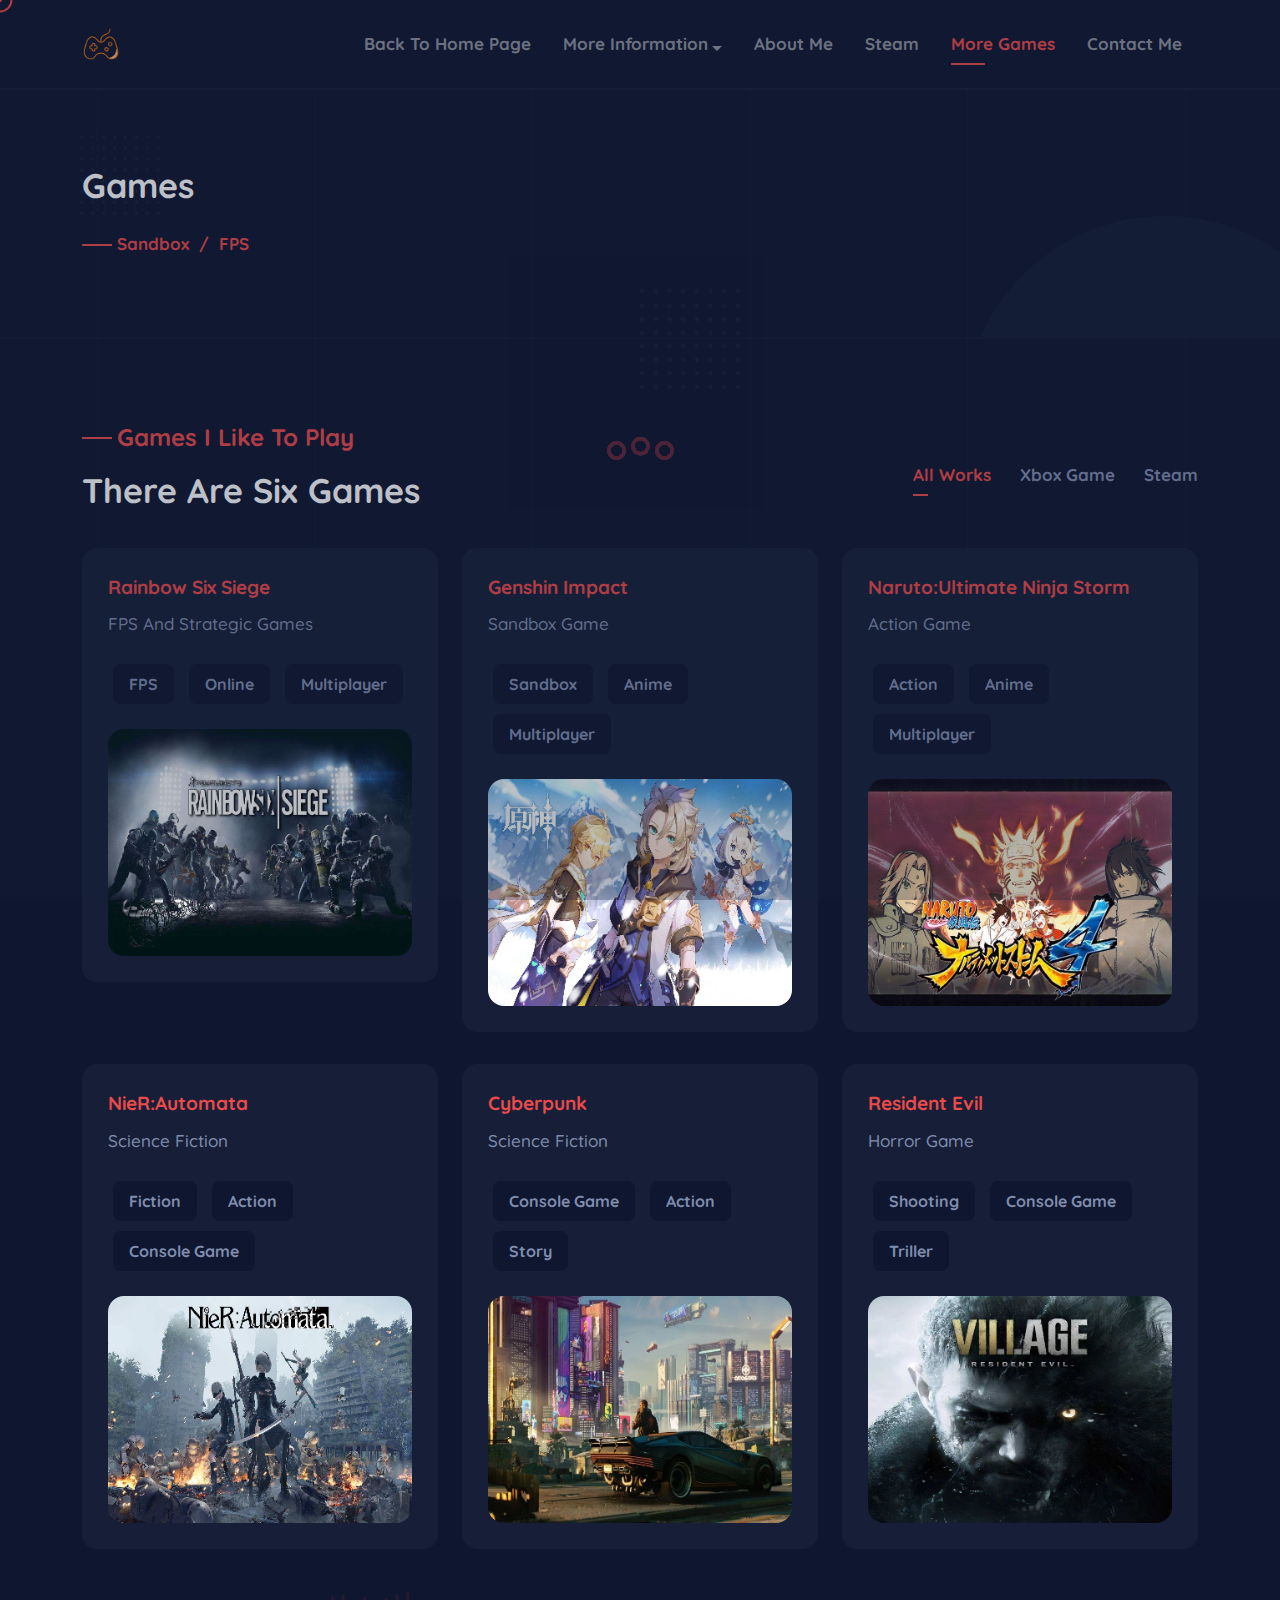
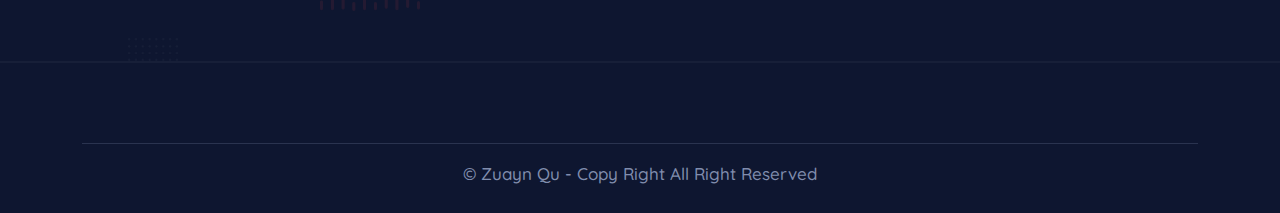
<file: Games.html>
﻿<!DOCTYPE html>
<html lang="en" dir="ltr">

<head>
    <!-- meta -->
    <meta charset="UTF-8" />
    <meta http-equiv="X-UA-Compatible" content="IE=edge" />
    <meta name="viewport" content="width=device-width, initial-scale=1.0" />
    <meta name="description" content="Personal Portfolio HTML Template" />
    <meta name="keywords" content="Personal, Portfolio, Website, creative, freelancer, modern, onepage, UI, ux" />
    <!-- favicon -->
    <link rel="shortcut icon" href="assets/images/icon/favicon.png" type="image/x-icon">
    <!-- stylesheet -->
    <link rel="stylesheet" href="assets/css/bootstrap.min.css" />

    <link rel="stylesheet" href="http://cdnjs.cloudflare.com/ajax/libs/font-awesome/6.1.1/css/all.min.css" />
    <link rel='stylesheet' href='http://cdn-uicons.flaticon.com/uicons-regular-rounded/css/uicons-regular-rounded.css'>

    <link rel="stylesheet" href="assets/css/swiper-bundle.min.css" />
    <link rel="stylesheet" href="assets/css/style.css" />
    <!-- title page -->
    <title>Yongsi</title>
</head>

<body>


    <!-- preloader -->
    <div id="preloader"><img src="assets/images/icon/preloader.gif" alt="preloader"></div>
    <!-- preloader -->


    <!-- start navbar -->
    <nav class="navbar navbar-expand-lg navbar-dark bg-transparent">
        <div class="container">
            <a class="navbar-brand" href="index.html"><img src="static/img/top_logo.png" style="height: 38px; width: 38px;" alt="KAI HW"></a>
            <button class="navbar-toggler" id="js-nav-trigger" type="button" data-bs-toggle="collapse" data-bs-target="#navbarContent" aria-controls="navbarContent" aria-expanded="false" aria-label="Toggle">
                <span></span>
            </button>
            <!-- .navbar-collapse -->
            <div class="collapse navbar-collapse" id="navbarContent">
                <ul class="navbar-nav ms-auto">
                    <li class="nav-item"><a class="nav-link" aria-current="page" href="index.html">Back to home page</a></li>
                    <li class="nav-item dropdown">
                        <a class="nav-link dropdown-toggle" href="#" id="navbarDropdown" role="button"
                            data-bs-toggle="dropdown" aria-expanded="false" >More information</a>
                        <ul class="dropdown-menu" aria-labelledby="navbarDropdown">
                            <li><a class="dropdown-item" href="https://store.steampowered.com/project-details.html">Steam</a></li>
                            <li><a class="dropdown-item" href="https://www.computersciencedegreehub.com/faq/career-development/">IT development</a></li>
                        </ul>
                    </li>
                    <li class="nav-item"><a class="nav-link" href="https://i6.cims.nyu.edu/~zq2076/HW/about.html" data-value="about-me">about me</a></li>
                    <li class="nav-item"><a class="nav-link" href="https://store.steampowered.com/project-details.html" data-value="services">Steam</a></li>
                    <li class="nav-item"><a class="nav-link active" href="https://www.empireonline.com/gaming/features/best-games-2022/">More games</a></li>
                    <li class="nav-item"><a class="nav-link" href="https://i6.cims.nyu.edu/~zq2076/HW/contact.html">Contact me</a></li>
                </ul>
            </div>
            <!-- .navbar-collapse -->
        </div>
    </nav>
    <!-- end navbar -->


    <!-- start header -->
    <header class="has-style-02">
        <div class="container">

            <div class="shape">
                <img class="shape-10" src="assets/images/shape/shape-circle1.png" alt="shape">
                <img class="shape-03" src="assets/images/shape/shape-03.png" alt="shape">
            </div>

            <div class="row">
                <div class="col-12">
                    <div class="breadcrumb">
                        <h2>Games</h2>
                        <ul class="d-flex">
                            <li><a href="#">Sandbox</a></li>
                            <li>/</li>
                            <li>FPS</li>
                        </ul>
                    </div>
                </div>
            </div>

        </div>
    </header>
    <!-- end header -->


    <!-- start portfolio -->
    <section class="section portfolio has-style-01">

        <div class="shape">
            <img class="shape-03" src="assets/images/shape/shape-03.png" alt="shape">
            <img class="shape-07" src="assets/images/shape/shape-05.png" alt="shape">
        </div>

        <div class="container">

            <!-- start heading-title -->
            <div class="row align-items-center justify-content-between">
                <div class="col-lg-7 col-md-8 col-12 d-flex">
                    <div class="heading-title">
                        <h3>Games i like to play</h3>
                        <h2>There are six games</h2>
                    </div>
                </div>

                <div class="col-lg-5 col-md-4 col-12 controls ">
                    <button type="button" data-filter="all">All works</button>
                    <button type="button" data-filter=".mobile">Xbox game</button>
                    <button type="button" data-filter=".web">Steam</button>
                </div>
            </div>
            <!-- end heading-title -->
                
            <!-- start item -->
            <div class="row auction-filter justify-content-center">

                <!-- start item-card -->
                <div class="col-xl-4 col-lg-6 col-md-6 col-sm-6 col-12 mix web">
                    <div class="item-card">
                        <h4><a class="title-link" href="#">Rainbow six siege</a></h4>
                        <p>FPS and strategic games
                        </p>
                        <ul class="tag-link">
                            <li><a href="#">FPS</a></li>
                            <li><a href="#">Online</a></li>
                            <li><a href="#">Multiplayer</a></li>
                        </ul>
                        <div class="item-image">
                            <a class="link-image" href="#"><i class="fi fi-rr-arrow-small-right"></i></a>
                            <img src="static/img/shape/rainbow6.png" alt="imagePortofolio">
                        </div>
                    </div>
                </div>
                <!-- end item-card -->

                <!-- start item-card -->
                <div class="col-xl-4 col-lg-6 col-md-6 col-sm-6 col-12 mix mobile">
                    <div class="item-card">
                        <h4><a class="title-link" href="#">Genshin impact</a></h4>
                        <p>Sandbox Game
                        </p>
                        <ul class="tag-link">
                            <li><a href="#">Sandbox</a></li>
                            <li><a href="#">Anime</a></li>
                            <li><a href="#">Multiplayer</a></li>
                        </ul>
                        <div class="item-image">
                            <a class="link-image" href="#"><i class="fi fi-rr-arrow-small-right"></i></a>
                            <img src="static/img/shape/genshinimpact.png" alt="imagePortofolio">
                        </div>
                    </div>
                </div>
                <!-- end item-card -->

                <!-- start item-card -->
                <div class="col-xl-4 col-lg-6 col-md-6 col-sm-6 col-12 mix mobile">
                    <div class="item-card">
                        <h4><a class="title-link" href="#">Naruto:Ultimate Ninja Storm</a></h4>
                        <p>action game
                        </p>
                        <ul class="tag-link">
                            <li><a href="#">Action</a></li>
                            <li><a href="#">Anime</a></li>
                            <li><a href="#">Multiplayer</a></li>
                        </ul>
                        <div class="item-image">
                            <a class="link-image" href="#"><i class="fi fi-rr-arrow-small-right"></i></a>
                            <img src="static/img/shape/naruto.png" alt="imagePortofolio">
                        </div>
                    </div>
                </div>
                <!-- end item-card -->

                <!-- start item-card -->
                <div class="col-xl-4 col-lg-6 col-md-6 col-sm-6 col-12 mix web">
                    <div class="item-card">
                        <h4><a class="title-link" href="#">NieR:Automata</a></h4>
                        <p>Science fiction
                        </p>
                        <ul class="tag-link">
                            <li><a href="#">Fiction</a></li>
                            <li><a href="#">Action</a></li>
                            <li><a href="#">Console game</a></li>
                        </ul>
                        <div class="item-image">
                            <a class="link-image" href="#"><i class="fi fi-rr-arrow-small-right"></i></a>
                            <img src="static/img/shape/nier.png" alt="imagePortofolio">
                        </div>
                    </div>
                </div>
                <!-- end item-card -->

                <!-- start item-card -->
                <div class="col-xl-4 col-lg-6 col-md-6 col-sm-6 col-12 mix mobile">
                    <div class="item-card">
                        <h4><a class="title-link" href="#">Cyberpunk</a></h4>
                        <p>Science fiction
                        </p>
                        <ul class="tag-link">
                            <li><a href="#">Console game</a></li>
                            <li><a href="#">Action</a></li>
                            <li><a href="#">Story</a></li>
                        </ul>
                        <div class="item-image">
                            <a class="link-image" href="#"><i class="fi fi-rr-arrow-small-right"></i></a>
                            <img src="static/img/shape/cyberpunk.png" alt="imagePortofolio">
                        </div>
                    </div>
                </div>
                <!-- end item-card -->

                <!-- start item-card -->
                <div class="col-xl-4 col-lg-6 col-md-6 col-sm-6 col-12 mix web">
                    <div class="item-card">
                        <h4><a class="title-link" href="#">Resident Evil</a></h4>
                        <p>Horror Game
                        </p>
                        <ul class="tag-link">
                            <li><a href="#">Shooting</a></li>
                            <li><a href="#">Console Game</a></li>
                            <li><a href="#">Triller</a></li>
                        </ul>
                        <div class="item-image">
                            <a class="link-image" href="#"><i class="fi fi-rr-arrow-small-right"></i></a>
                            <img src="static/img/shape/residentevil.png" alt="imagePortofolio">
                        </div>
                    </div>
                </div>
                <!-- end item-card -->

            </div>
            <!-- end item -->


            
        </div>
    </section>
    <!-- end portfolio -->
    

    <!-- start footer -->
    <footer class="has-style-01">
        <div class="shape">
            <img class="shape-03" src="assets/images/shape/shape-03.png" alt="shape">
        </div>
        <div class="container">
            <div class="row">
                <div class="col-lg-8 col-md-7 col-12">
                    <ul class="link-footer">
<!--                        <li><a href="#">Home</a></li>-->
<!--                        <li><a href="#">About Us</a></li>-->
<!--                        <li><a href="#">Services</a></li>-->
<!--                        <li><a href="#">Portfolio</a></li>-->
<!--                        <li><a href="#">Contact Me</a></li>-->
                        <!-- I'll use this part in future-->
                    </ul>
                </div>
            </div>
            <hr>
            <p class="text-center">&copy; Zuayn Qu - copy right all right reserved</p>
        </div>
    </footer>
    <!-- end footer -->

    <!-- start scroll up -->
    <div class="scroll-up">
        <svg class="progress-circle svg-content" width="100%" height="100%" viewBox="-1 -1 102 102">
          <path d="M50,1 a49,49 0 0,1 0,98 a49,49 0 0,1 0,-98"/>
        </svg>
    </div>
    <!-- end scroll up -->


    <!-- scripts -->
    <script src="assets/js/jquery-3.6.0.min.js"></script>
    <script src="assets/js/bootstrap.bundle.min.js"></script>
    <script src="assets/js/mixitup.min.js"></script>
    <script src="assets/js/swiper-bundle.min.js"></script>
    <script src="assets/js/kursor.js"></script>
    <script src="assets/js/ajax-form.js"></script>
    <script src="assets/js/main.js"></script>
</body>

</html>
</file>
<file: assets/css/style.css>
:root {
    --primary: #0e1630;
    --secondary: #eb4a4a;
    --tertiary: #171f38;
    --gray: #808dad;
    --white: #ffffff;
    --secondary-02: rgba(235, 74, 74, 0.1);
    --tertiary-02: rgba(23, 31, 56, 0.5)
}

.section {
    position: relative;
    padding: 5rem 0;
    border-top: 2px solid var(--tertiary-02)
}

@media (max-width: 767.98px) {
    .section {
        padding: 3rem 0
    }
}

.heading-title {
    margin-bottom: 2rem
}

@media (max-width: 767.98px) {
    .heading-title {
        margin-bottom: 1rem
    }
}

.heading-title h3 {
    position: relative;
    padding-left: 35px
}

.heading-title h3::before {
    position: absolute;
    content: "";
    background: var(--secondary);
    height: 2px;
    width: 30px;
    left: 0;
    top: 50%
}

.heading-title h2 {
    color: var(--white);
    margin-top: 10px
}

@-webkit-keyframes navbar-animation {
    0% {
        opacity: 0;
        -webkit-transform: translateY(-100%);
        transform: translateY(-100%)
    }
    100% {
        opacity: 1;
        -webkit-transform: translateY(0);
        transform: translateY(0)
    }
}

@keyframes navbar-animation {
    0% {
        opacity: 0;
        -webkit-transform: translateY(-100%);
        transform: translateY(-100%)
    }
    100% {
        opacity: 1;
        -webkit-transform: translateY(0);
        transform: translateY(0)
    }
}

@-webkit-keyframes dropdown-animation {
    0% {
        -webkit-transform: scaleY(0);
        transform: scaleY(0)
    }
    50% {
        -webkit-transform: scaleY(1.1);
        transform: scaleY(1.1)
    }
    100% {
        -webkit-transform: scaleY(1);
        transform: scaleY(1)
    }
}

@keyframes dropdown-animation {
    0% {
        -webkit-transform: scaleY(0);
        transform: scaleY(0)
    }
    50% {
        -webkit-transform: scaleY(1.1);
        transform: scaleY(1.1)
    }
    100% {
        -webkit-transform: scaleY(1);
        transform: scaleY(1)
    }
}

@-webkit-keyframes img-up-down-animation {
    0% {
        -webkit-transform: translateY(0);
        transform: translateY(0)
    }
    50% {
        -webkit-transform: translateY(25px);
        transform: translateY(25px)
    }
    100% {
        -webkit-transform: translateY(0);
        transform: translateY(0)
    }
}

@keyframes img-up-down-animation {
    0% {
        -webkit-transform: translateY(0);
        transform: translateY(0)
    }
    50% {
        -webkit-transform: translateY(25px);
        transform: translateY(25px)
    }
    100% {
        -webkit-transform: translateY(0);
        transform: translateY(0)
    }
}

@-webkit-keyframes img-right-left-animation {
    0% {
        -webkit-transform: translateX(0);
        transform: translateX(0)
    }
    50% {
        -webkit-transform: translateX(25px);
        transform: translateX(25px)
    }
    100% {
        -webkit-transform: translateX(0);
        transform: translateX(0)
    }
}

@keyframes img-right-left-animation {
    0% {
        -webkit-transform: translateX(0);
        transform: translateX(0)
    }
    50% {
        -webkit-transform: translateX(25px);
        transform: translateX(25px)
    }
    100% {
        -webkit-transform: translateX(0);
        transform: translateX(0)
    }
}

#preloader {
    background: var(--tertiary);
    position: fixed;
    top: 0;
    left: 0;
    right: 0;
    bottom: 0;
    width: 100%;
    height: 100%;
    z-index: 999999;
    display: -webkit-box;
    display: -ms-flexbox;
    display: flex;
    -webkit-box-pack: center;
    -ms-flex-pack: center;
    justify-content: center;
    -webkit-box-align: center;
    -ms-flex-align: center;
    align-items: center
}

.scroll-up {
    position: fixed;
    right: 1rem;
    bottom: 3rem;
    height: 46px;
    width: 46px;
    cursor: pointer;
    display: block;
    -webkit-box-shadow: inset 0 0 0 2px var(--tertiary);
    box-shadow: inset 0 0 0 2px var(--tertiary);
    z-index: 500;
    opacity: 0;
    border-radius: 50%;
    visibility: hidden;
    -webkit-transform: translateY(35px);
    transform: translateY(35px);
    -webkit-transition: all .3s linear;
    transition: all .3s linear
}

.scroll-up.active-progress {
    opacity: 1;
    visibility: visible;
    -webkit-transform: translateY(0);
    transform: translateY(0)
}

.scroll-up::after {
    position: absolute;
    content: "\f134";
    font-family: "uicons-regular-rounded";
    text-align: center;
    line-height: 46px;
    font-size: 20px;
    color: var(--secondary);
    left: 0;
    top: 0;
    height: 46px;
    width: 46px;
    cursor: pointer;
    display: block;
    z-index: 1;
    -webkit-transition: all .3s linear;
    transition: all .3s linear
}

.scroll-up svg path {
    fill: var(--tertiary)
}

.scroll-up svg.progress-circle path {
    stroke: var(--secondary);
    stroke-width: 4;
    -webkit-transition: all .3s linear;
    transition: all .3s linear
}

.shape .shape-01, .shape .shape-02, .shape .shape-03, .shape .shape-04, .shape .shape-05, .shape .shape-06, .shape .shape-07, .shape .shape-08, .shape .shape-09, .shape .shape-10 {
    position: absolute;
    z-index: -1
}

@media all and (max-width: 992px) {
    .shape .shape-01, .shape .shape-02, .shape .shape-03, .shape .shape-04, .shape .shape-05, .shape .shape-06, .shape .shape-07, .shape .shape-08, .shape .shape-09, .shape .shape-10 {
        display: none
    }
}

.breadcrumb h2 {
    color: var(--white);
    display: block;
    width: 100%;
    margin-bottom: 20px
}

.breadcrumb ul li {
    margin-right: 10px;
    color: var(--secondary)
}

.breadcrumb ul li a {
    color: var(--secondary);
    position: relative
}

.breadcrumb ul li a:hover {
    color: var(--white)
}

.breadcrumb ul li a:first-child {
    padding-left: 35px
}

.breadcrumb ul li a:first-child::before {
    position: absolute;
    content: "";
    background: var(--secondary);
    height: 2px;
    width: 30px;
    left: 0;
    top: 50%
}

hr.hr-01 {
    margin: 1.5rem 0;
    background: var(--gray);
    opacity: .1
}

@font-face {
    font-family: "Quicksand-Bold";
    src: url("../fonts/Quicksand-Bold.ttf") format("truetype")
}

@font-face {
    font-family: "Quicksand-Medium";
    src: url("../fonts/Quicksand-Medium.ttf") format("truetype")
}

@font-face {
    font-family: "Quicksand-Regular";
    src: url("../fonts/Quicksand-Regular.ttf") format("truetype")
}

* {
    -webkit-box-sizing: border-box;
    box-sizing: border-box;
    padding: 0;
    margin: 0
}

html {
    scroll-behavior: smooth
}

a {
    text-decoration: none;
    -webkit-transition: .3s ease-in-out;
    transition: .3s ease-in-out
}

ul {
    list-style: none
}

img {
    max-width: 100%;
    height: auto
}

ul, li, p, h1, h2, h3, h4, h5 {
    margin: 0;
    padding: 0
}

p, h3, h4 {
    font-weight: 500
}

h1, h2 {
    font-weight: 700
}

h1 {
    font-size: 85px;
    line-height: 1em
}

h2 {
    font-size: 34px;
    line-height: 1.5em
}

h3 {
    color: var(--secondary);
    font-size: 24px;
    line-height: 1.5em
}

h4 {
    color: var(--white);
    font-size: 19px;
    line-height: 1.4em
}

p {
    font-size: 17px;
    line-height: 1.7em;
    font-family: "Quicksand-Medium", sans-serif
}

.notCursor {
    cursor: none
}

.notCursor * {
    cursor: none
}

#kursorWrapper {
    position: fixed;
    z-index: 99999;
    overflow: hidden;
    pointer-events: none;
    top: 0;
    left: 0;
    width: 100%;
    height: 100%;
    overflow: hidden
}

div[class*='kursor'] {
    position: fixed;
    pointer-events: none;
    -webkit-transform: translate(-50%, -50%);
    transform: translate(-50%, -50%);
    z-index: 10000
}

div[class*='kursor'].kursor--hidden {
    opacity: 0;
    width: 0px;
    height: 0px
}

div[class*='kursor'].kursor--1 {
    left: 0px;
    top: 0px;
    width: 25px;
    height: 25px;
    border-radius: 50%;
    border: 2px solid rgba(var(--k-color), 1);
    -webkit-transition: all 0.2s ease, top 0.18s ease-out, left 0.18s ease-out;
    transition: all 0.2s ease, top 0.18s ease-out, left 0.18s ease-out
}

div[class*='kursor'].kursor--1 + .kursorChild {
    display: block;
    width: 4px;
    height: 4px;
    background: rgba(var(--k-color), 1);
    border-radius: 50%;
    -webkit-transition: all 0.2s ease, top 0s ease-out, left 0s ease-out;
    transition: all 0.2s ease, top 0s ease-out, left 0s ease-out
}

div[class*='kursor'].kursor--1.--hover {
    width: 40px;
    height: 40px;
    border: 2px solid rgba(var(--k-color), 0);
    background: rgba(var(--k-color), 0.1)
}

div[class*='kursor'].kursor--1.--hover + .kursorChild {
    background: rgba(var(--k-color), 0.3)
}

div[class*='kursor'].kursor--1.kursor--down {
    width: 20px;
    height: 20px
}

div[class*='kursor'].kursor--1.kursor--down + .kursorChild:after {
    width: 40px !important;
    height: 40px !important;
    opacity: 0;
    border: 1px solid;
    border-radius: 50%;
    border-color: rgba(var(--k-color), 1);
    -webkit-transition: all 0.4s ease;
    transition: all 0.4s ease
}

div[class*='kursor'].kursor--2 {
    left: 0px;
    top: 0px;
    width: 20px;
    height: 20px;
    border-radius: 50%;
    background: rgba(var(--k-color), 1);
    -webkit-transition: all 0.2s ease, top 0.1s ease-out, left 0.1s ease-out;
    transition: all 0.2s ease, top 0.1s ease-out, left 0.1s ease-out
}

div[class*='kursor'].kursor--2 + .kursorChild {
    display: block;
    width: 4px;
    height: 4px;
    background: rgba(var(--k-color), 1);
    border-radius: 50%;
    -webkit-transition: all 0.2s ease, top 0.2s ease-out, left 0.2s ease-out;
    transition: all 0.2s ease, top 0.2s ease-out, left 0.2s ease-out
}

div[class*='kursor'].kursor--2.--hover {
    width: 40px;
    height: 40px;
    background: rgba(var(--k-color), 0.1)
}

div[class*='kursor'].kursor--2.--hover + .kursorChild {
    background: rgba(var(--k-color), 0.3)
}

div[class*='kursor'].kursor--2.kursor--down {
    width: 10px;
    height: 10px
}

div[class*='kursor'].kursor--2.kursor--down + .kursorChild:after {
    width: 40px !important;
    height: 40px !important;
    opacity: 0;
    border: 1px solid;
    border-radius: 50%;
    border-color: rgba(var(--k-color), 1);
    -webkit-transition: all 0.4s ease;
    transition: all 0.4s ease
}

div[class*='kursor'].kursor--3 {
    left: 0px;
    top: 0px;
    width: 20px;
    height: 20px;
    border: 1px solid rgba(var(--k-color), 1);
    -webkit-transition: all 0.2s ease, top 0.05s ease-out, left 0.05s ease-out;
    transition: all 0.2s ease, top 0.05s ease-out, left 0.05s ease-out
}

div[class*='kursor'].kursor--3 + .kursorChild {
    display: block;
    width: 4px;
    height: 4px;
    background: rgba(var(--k-color), 1);
    -webkit-transition: all 0.2s ease, top 0.2s ease-out, left 0.2s ease-out;
    transition: all 0.2s ease, top 0.2s ease-out, left 0.2s ease-out
}

div[class*='kursor'].kursor--3.--hover {
    width: 40px;
    height: 40px;
    background: rgba(var(--k-color), 0.1);
    border: 1px solid rgba(var(--k-color), 0)
}

div[class*='kursor'].kursor--3.--hover + .kursorChild {
    background: rgba(var(--k-color), 0.3)
}

div[class*='kursor'].kursor--3.kursor--down {
    width: 5px;
    height: 5px;
    border: 1px solid rgba(var(--k-color), 0)
}

div[class*='kursor'].kursor--3.kursor--down + .kursorChild {
    width: 10px;
    height: 10px
}

div[class*='kursor'].kursor--3.kursor--down + .kursorChild:after {
    width: 40px !important;
    height: 40px !important;
    opacity: 0;
    border: 1px solid;
    border-color: rgba(var(--k-color), 1);
    -webkit-transition: all 0.4s ease;
    transition: all 0.4s ease
}

div[class*='kursor'].kursor--4 {
    left: 0px;
    top: 0px;
    width: 50px;
    height: 50px;
    border: 1px solid rgba(var(--k-color), 0.3);
    border-radius: 50%;
    -webkit-transition: all 0.2s ease, top 0.2s ease-out, left 0.2s ease-out;
    transition: all 0.2s ease, top 0.2s ease-out, left 0.2s ease-out
}

div[class*='kursor'].kursor--4 + .kursorChild {
    display: block;
    width: 6px;
    height: 6px;
    background: rgba(var(--k-color), 1);
    border-radius: 50%;
    -webkit-transition: all 0.2s ease, top 0.03s ease-out, left 0.03s ease-out;
    transition: all 0.2s ease, top 0.03s ease-out, left 0.03s ease-out
}

div[class*='kursor'].kursor--4.--hover {
    width: 30px;
    height: 30px;
    background: rgba(var(--k-color), 0.1);
    border: 3px solid rgba(var(--k-color), 0)
}

div[class*='kursor'].kursor--4.--hover + .kursorChild {
    width: 25px;
    height: 25px;
    background: rgba(var(--k-color), 0.1)
}

div[class*='kursor'].kursor--4.kursor--down {
    width: 5px;
    height: 5px
}

div[class*='kursor'].kursor--4.kursor--down + .kursorChild {
    width: 10px;
    height: 10px
}

div[class*='kursor'].kursor--4.kursor--down + .kursorChild:after {
    width: 40px !important;
    height: 40px !important;
    opacity: 0;
    border-radius: 50%;
    border: 1px solid;
    border-color: rgba(var(--k-color), 1);
    -webkit-transition: all 0.4s ease;
    transition: all 0.4s ease
}

div[class*='kursor'].kursor--5 {
    left: 0px;
    top: 0px;
    width: 10px;
    height: 10px;
    border: 1px solid rgba(var(--k-color), 0.5);
    border-radius: 50%;
    -webkit-transition: all 0.2s ease, top 0.2s ease-out, left 0.2s ease-out;
    transition: all 0.2s ease, top 0.2s ease-out, left 0.2s ease-out
}

div[class*='kursor'].kursor--5.--hover {
    width: 26px;
    height: 26px;
    background: rgba(var(--k-color), 0.1);
    border: 3px solid rgba(var(--k-color), 0)
}

div[class*='kursor'].kursor--5.kursor--down {
    width: 15px;
    height: 15px
}

div[class*='kursorChild'] {
    position: fixed;
    pointer-events: none;
    -webkit-transform: translate(-50%, -50%);
    transform: translate(-50%, -50%);
    display: none;
    overflow: hidden
}

div[class*='kursorChild'].kursorChild[class*='--hidden'] {
    opacity: 0;
    width: 0px;
    height: 0px
}

div[class*='kursorChild'].kursorChild:after {
    content: '';
    pointer-events: none;
    width: 0px;
    height: 0px;
    position: absolute;
    left: 50%;
    top: 50%;
    opacity: 1;
    border: 0px solid rgba(var(--k-color), 0.5);
    -webkit-transform: translate(-50%, -50%);
    transform: translate(-50%, -50%)
}

.kursor--absolute {
    position: absolute !important;
    z-index: 2000
}

@media screen and (max-width: 768px) {
    .notCursor * {
        cursor: auto
    }

    div[class*='kursor'] {
        display: none !important
    }

    div[class*='kursorChild'] {
        display: none !important
    }
}

@media screen and (max-width: 812px) and (max-height: 430px) and (orientation: landscape) {
    div[class*='kursor'] {
        display: none !important
    }

    div[class*='kursorChild'] {
        display: none !important
    }

    .notCursor * {
        cursor: auto
    }
}

.btn {
    color: var(--secondary);
    border: 2px solid transparent;
    padding: 15px 25px;
    text-decoration: none;
    border-radius: .5rem;
    min-width: 160px;
    font-size: 17px;
    font-weight: 500;
    -webkit-transform: scale(1);
    transform: scale(1);
    -webkit-transition: .3s ease-in-out;
    transition: .3s ease-in-out
}

@media (max-width: 767.98px) {
    .btn {
        padding: 10px 20px;
        min-width: auto
    }
}

.btn:hover {
    color: var(--quaternary);
    -webkit-transform: scale(1.03) translateY(-5px);
    transform: scale(1.03) translateY(-5px)
}

.btn-generic {
    color: var(--secondary);
    border: 1px solid var(--secondary);
    background: var(--tertiary)
}

.btn-generic:hover {
    color: var(--gray);
    border: 1px solid var(--gray)
}

.btn-link {
    text-decoration: underline;
    text-decoration-thickness: 2px
}

.btn-link:hover {
    color: var(--gray)
}

.pulse {
    width: 65px;
    height: 65px;
    background: rgba(235, 74, 74, 0.3);
    border-radius: 50%;
    position: relative;
    -webkit-animation: pulsar 1.5s infinite linear;
    animation: pulsar 1.5s infinite linear
}

@-webkit-keyframes pulsar {
    0% {
        -webkit-box-shadow: 0 0 0 0 rgba(235, 74, 74, 0.1), 0 0 0 2px rgba(235, 74, 74, 0.1), 0 0 0 20px rgba(235, 74, 74, 0.1);
        box-shadow: 0 0 0 0 rgba(235, 74, 74, 0.1), 0 0 0 2px rgba(235, 74, 74, 0.1), 0 0 0 20px rgba(235, 74, 74, 0.1)
    }
    100% {
        -webkit-box-shadow: 0 0 0 2px rgba(235, 74, 74, 0.1), 0 0 0 20px rgba(235, 74, 74, 0.1), 0 0 0 40px rgba(255, 255, 255, 0);
        box-shadow: 0 0 0 2px rgba(235, 74, 74, 0.1), 0 0 0 20px rgba(235, 74, 74, 0.1), 0 0 0 40px rgba(255, 255, 255, 0)
    }
}

@keyframes pulsar {
    0% {
        -webkit-box-shadow: 0 0 0 0 rgba(235, 74, 74, 0.1), 0 0 0 2px rgba(235, 74, 74, 0.1), 0 0 0 20px rgba(235, 74, 74, 0.1);
        box-shadow: 0 0 0 0 rgba(235, 74, 74, 0.1), 0 0 0 2px rgba(235, 74, 74, 0.1), 0 0 0 20px rgba(235, 74, 74, 0.1)
    }
    100% {
        -webkit-box-shadow: 0 0 0 2px rgba(235, 74, 74, 0.1), 0 0 0 20px rgba(235, 74, 74, 0.1), 0 0 0 40px rgba(255, 255, 255, 0);
        box-shadow: 0 0 0 2px rgba(235, 74, 74, 0.1), 0 0 0 20px rgba(235, 74, 74, 0.1), 0 0 0 40px rgba(255, 255, 255, 0)
    }
}

header.has-style-01 {
    padding: 10rem 0 5rem;
    position: relative;
    overflow: hidden
}

@media (max-width: 767.98px) {
    header.has-style-01 {
        text-align: left;
        padding: 8rem 0 3rem
    }
}

header.has-style-01 .shape-01 {
    left: 25%;
    top: 150px;
    width: auto
}

header.has-style-01 .shape-02 {
    left: 50%;
    top: 150px;
    width: auto;
    opacity: .5
}

header.has-style-01 .shape-10 {
    right: 8%;
    top: 150px;
    width: 100px;
    z-index: 50
}

header.has-style-01 .shape-07 {
    left: 10%;
    bottom: 50px;
    width: auto
}

header.has-style-01 .shape-03 {
    left: 55%;
    top: 400px;
    width: auto
}

header.has-style-01 .hero-content {
    position: relative;
    margin-bottom: 40px
}

header.has-style-01 .hero-content h3.title-welcome {
    color: var(--secondary);
    position: relative;
    padding-left: 45px
}

header.has-style-01 .hero-content h3.title-welcome::before {
    position: absolute;
    content: "";
    background: var(--secondary);
    height: 3px;
    width: 40px;
    left: 0;
    top: 50%
}

header.has-style-01 .hero-content h1 {
    color: var(--white);
    margin: 20px 0
}

header.has-style-01 .hero-content ul.link {
    margin: 40px 0
}

@media (max-width: 767.98px) {
    header.has-style-01 .hero-content h1 {
        font-size: 45px;
        margin: 1rem auto
    }

    header.has-style-01 .hero-content ul.link {
        margin: 1rem auto
    }
}

header.has-style-01 .hero-thumb {
    position: relative;
    text-align: center
}

header.has-style-01 .hero-thumb .skills, header.has-style-01 .hero-thumb .experience, header.has-style-01 .hero-thumb .play {
    position: absolute
}

@media (max-width: 767.98px) {
    header.has-style-01 .hero-thumb .skills, header.has-style-01 .hero-thumb .experience {
        display: none
    }
}

header.has-style-01 .hero-thumb .skills {
    top: 40%;
    left: -5.5rem;
    width: 150px;
    border-radius: 15px;
    -webkit-animation: img-up-down-animation 3s infinite;
    animation: img-up-down-animation 3s infinite;
    -webkit-box-shadow: -15px -15px 25px rgba(0, 0, 0, 0.1);
    box-shadow: -15px -15px 25px rgba(0, 0, 0, 0.1)
}

header.has-style-01 .hero-thumb .experience {
    bottom: -3rem;
    right: -1rem;
    width: 150px;
    border-radius: 15px;
    -webkit-animation: img-right-left-animation 3s infinite;
    animation: img-right-left-animation 3s infinite;
    -webkit-box-shadow: -15px -15px 25px rgba(0, 0, 0, 0.1);
    box-shadow: -15px -15px 25px rgba(0, 0, 0, 0.1)
}

header.has-style-01 .hero-thumb .play {
    color: var(--secondary);
    display: -webkit-box;
    display: -ms-flexbox;
    display: flex;
    height: 65px;
    width: 65px;
    -webkit-box-pack: center;
    -ms-flex-pack: center;
    justify-content: center;
    -webkit-box-align: center;
    -ms-flex-align: center;
    align-items: center;
    border-radius: 50%;
    bottom: 0px;
    left: 1rem
}

@media (max-width: 767.98px) {
    header.has-style-01 .hero-thumb .play {
        bottom: 0%;
        left: 50%
    }
}

header.has-style-01 .hero-thumb .thumb {
    -webkit-box-shadow: -15px -15px 25px rgba(0, 0, 0, 0.1);
    box-shadow: -15px -15px 25px rgba(0, 0, 0, 0.1);
    border-radius: 5rem
}

header.has-style-01 ul.social {
    position: absolute;
    right: -8rem;
    top: 50%;
    -webkit-transform: translateX(-50%);
    transform: translateX(-50%);
    -webkit-transform: rotate(-90deg);
    transform: rotate(-90deg)
}

header.has-style-01 ul.social li {
    display: inline-block;
    padding: 0 .5rem
}

@media (max-width: 767.98px) {
    header.has-style-01 ul.social li {
        padding: 0 .1rem
    }
}

header.has-style-01 ul.social li a {
    color: var(--gray);
    position: relative;
    -webkit-transition: .3s ease-in-out;
    transition: .3s ease-in-out
}

header.has-style-01 ul.social li a:hover {
    color: var(--secondary)
}

@media (max-width: 767.98px) {
    header.has-style-01 ul.social {
        position: static;
        -webkit-transform: rotate(0deg);
        transform: rotate(0deg);
        margin-top: 2rem;
        text-align: center
    }
}

header.has-style-02 {
    padding: 10rem 0 4rem;
    position: relative;
    overflow: hidden
}

header.has-style-02 .shape-10 {
    right: 0;
    bottom: 0;
    width: 300px
}

header.has-style-02 .shape-03 {
    left: 5rem;
    top: 40%;
    width: 80px
}

@media (max-width: 767.98px) {
    header.has-style-02 {
        text-align: left;
        padding: 8rem 0 3rem
    }
}

.navbar {
    background: var(--primary) !important;
    border-bottom: 2px solid var(--tertiary);
    position: absolute;
    left: 0;
    top: 0;
    width: 100%;
    z-index: 9999;
    height: 90px;
    -webkit-transition: .3s ease-in-out;
    transition: .3s ease-in-out
}

.navbar.fixed-top {
    position: fixed;
    -webkit-animation: navbar-animation 0.6s;
    animation: navbar-animation 0.6s
}

.navbar .navbar-nav li a {
    -webkit-transition: .3s ease-in-out;
    transition: .3s ease-in-out
}

.navbar .navbar-nav li a.active, .navbar .navbar-nav li a:hover {
    color: var(--secondary) !important
}

@media all and (min-width: 992px) {
    .navbar {
        padding-top: 0 !important;
        padding-bottom: 0 !important
    }

    .navbar .navbar-nav .nav-link {
        padding: 2rem 1rem !important;
        position: relative
    }

    .navbar .navbar-nav .nav-link::before {
        position: absolute;
        content: "";
        bottom: 1.5rem;
        left: 1rem;
        right: 1rem;
        height: 2px;
        width: 0;
        background: var(--secondary);
        -webkit-transition: all .3s ease-in-out;
        transition: all .3s ease-in-out
    }

    .navbar .navbar-nav .nav-link.active::before {
        width: 25%
    }

    .navbar .navbar-nav .nav-link:hover::before {
        width: 35%
    }

    .navbar .navbar-nav .nav-link.active:hover::before {
        width: 25%
    }

    .navbar .nav-item .dropdown-menu {
        background: var(--tertiary-02);
        -webkit-backdrop-filter: blur(10px);
        backdrop-filter: blur(10px);
        border: 1px solid var(--tertiary);
        -webkit-box-shadow: 0 25px 45px rgba(0, 0, 0, 0.3);
        box-shadow: 0 25px 45px rgba(0, 0, 0, 0.3);
        display: block;
        visibility: hidden;
        opacity: 0;
        margin: 0;
        min-width: 200px;
        padding: 0;
        border: 2px solid var(--tertiary);
        border-radius: 0 0 15px 15px
    }

    .navbar .nav-item:hover .dropdown-menu {
        opacity: 1;
        visibility: visible;
        overflow: hidden;
        -webkit-animation: dropdown-animation 0.5s;
        animation: dropdown-animation 0.5s;
        -webkit-transform-origin: top;
        transform-origin: top
    }

    .navbar .nav-item:hover .dropdown-menu .dropdown-item {
        color: var(--gray);
        padding: .8rem 1rem;
        -webkit-transition: all .3s ease-in-out;
        transition: all .3s ease-in-out
    }

    .navbar .nav-item:hover .dropdown-menu .dropdown-item:hover {
        color: var(--gray);
        padding-left: 1.5rem;
        background: var(--tertiary)
    }

    .navbar .nav-item:hover .dropdown-menu .dropdown-item:focus {
        background: var(--tertiary);
        color: var(--secondary)
    }

    .navbar .dropdown-toggle::after {
        -webkit-transform: translateY(5px);
        transform: translateY(5px)
    }
}

@media all and (max-width: 992px) {
    .navbar {
        padding-top: 1rem !important;
        padding-bottom: 1rem !important
    }

    .navbar .navbar-toggler {
        -webkit-box-shadow: none;
        box-shadow: none;
        border: none;
        width: 35px;
        height: 35px;
        z-index: 30;
        overflow: hidden;
        display: block;
        border-radius: .3rem;
        background-color: var(--tertiary);
        cursor: pointer;
        -webkit-transform: rotate(0deg);
        transform: rotate(0deg);
        -webkit-transition: 0.5s ease-in-out;
        transition: 0.5s ease-in-out
    }

    .navbar .navbar-toggler span, .navbar .navbar-toggler::before, .navbar .navbar-toggler::after {
        content: "";
        position: absolute;
        left: 10px;
        width: 15px;
        height: 2px;
        display: block;
        background-color: var(--white);
        opacity: 1;
        -webkit-transform: rotate(0deg);
        transform: rotate(0deg);
        -webkit-transition: 0.3s cubic-bezier(0.68, -0.55, 0.265, 1.55);
        transition: 0.3s cubic-bezier(0.68, -0.55, 0.265, 1.55)
    }

    .navbar .navbar-toggler::before {
        top: 10px
    }

    .navbar .navbar-toggler span {
        top: 17px
    }

    .navbar .navbar-toggler::after {
        top: 24px
    }

    .navbar .navbar-toggler.is-active::before {
        top: 18px;
        -webkit-transform: rotate(135deg);
        transform: rotate(135deg)
    }

    .navbar .navbar-toggler.is-active span {
        opacity: 0;
        left: -30px
    }

    .navbar .navbar-toggler.is-active::after {
        top: 18px;
        -webkit-transform: rotate(-135deg);
        transform: rotate(-135deg)
    }

    .navbar .navbar-collapse {
        background: var(--tertiary-02);
        -webkit-backdrop-filter: blur(10px);
        backdrop-filter: blur(10px);
        border: 1px solid var(--tertiary);
        -webkit-box-shadow: 0 25px 45px rgba(0, 0, 0, 0.3);
        box-shadow: 0 25px 45px rgba(0, 0, 0, 0.3);
        background: var(--primary);
        border-right: 2px solid var(--tertiary);
        position: absolute;
        visibility: hidden;
        display: block;
        top: 0;
        bottom: 0;
        left: 0;
        opacity: 0;
        min-width: 300px;
        height: 100vh !important;
        z-index: 9999;
        padding: 3rem 2rem 1rem;
        -webkit-transform: translateX(-100%);
        transform: translateX(-100%);
        -webkit-transition: .2s ease-in-out;
        transition: .2s ease-in-out
    }

    .navbar .navbar-collapse.show {
        visibility: visible;
        opacity: 1;
        -webkit-transform: translateX(0);
        transform: translateX(0)
    }

    .navbar .nav-item .dropdown-menu {
        background: transparent;
        border: none
    }

    .navbar .nav-item .dropdown-menu .dropdown-item {
        padding: 0.25rem 0;
        color: var(--gray)
    }

    .navbar .nav-item .dropdown-menu .dropdown-item:hover {
        background: transparent;
        color: var(--secondary)
    }

    .navbar .dropdown-toggle::after {
        position: absolute;
        right: 0;
        -webkit-transform: translateY(5px);
        transform: translateY(5px)
    }
}

.what-do.has-style-01 .shape-03 {
    left: 38%;
    top: -50px;
    width: 100px
}

.what-do.has-style-01 .shape-04 {
    left: 33%;
    top: 80px;
    width: 50px
}

.what-do.has-style-01 .shape-05 {
    right: 0;
    top: 0px;
    width: auto
}

.what-do.has-style-01 .shape-06 {
    right: 0;
    top: 100px;
    width: auto
}

.what-do.has-style-01 .box {
    display: -webkit-box;
    display: -ms-flexbox;
    display: flex;
    background: var(--tertiary);
    border: 1px solid transparent;
    border-radius: 15px;
    padding: 1.5rem;
    margin: 1rem 0;
    -webkit-transition: .3s ease-in-out;
    transition: .3s ease-in-out
}

.what-do.has-style-01 .box:hover {
    cursor: pointer;
    border: 1px solid var(--primary);
    -webkit-transform: translateY(-10px);
    transform: translateY(-10px);
    -webkit-box-shadow: 0 25px 45px rgba(0, 0, 0, 0.1);
    box-shadow: 0 25px 45px rgba(0, 0, 0, 0.1)
}

.what-do.has-style-01 .box .icon {
    margin-right: 15px;
    position: relative;
    padding: 1rem 1rem 1rem 0
}

.what-do.has-style-01 .box .icon i {
    color: var(--secondary);
    font-size: 45px;
    -webkit-transition: .3s ease-in-out;
    transition: .3s ease-in-out
}

.what-do.has-style-01 .box .icon::before {
    content: "";
    position: absolute;
    top: 0;
    right: 0;
    background: var(--secondary);
    opacity: .1;
    height: 45px;
    width: 45px;
    border-radius: 50%;
    -webkit-transition: .3s ease-in-out;
    transition: .3s ease-in-out
}

.what-do.has-style-01 .box:hover i {
    -webkit-transform: translateY(-15px);
    transform: translateY(-15px)
}

.what-do.has-style-01 .box:hover .icon::before {
    -webkit-transform: translateY(15px);
    transform: translateY(15px);
    background: var(--gray)
}

.about-me.has-style-01 .shape-04 {
    left: 30%;
    top: 100px;
    width: auto
}

.about-me.has-style-01 .shape-07 {
    left: 30%;
    bottom: 50px;
    width: 100px
}

.about-me.has-style-01 ul.info {
    margin-bottom: 20px
}

.about-me.has-style-01 ul.info li {
    color: var(--white);
    margin-bottom: 20px
}

.about-me.has-style-01 ul.info li i {
    color: var(--secondary);
    position: relative;
    top: 5px;
    margin-right: .5rem
}

.portfolio.has-style-01 .shape-03 {
    left: 50%;
    top: -50px;
    width: 100px
}

.portfolio.has-style-01 .shape-07 {
    left: 25%;
    bottom: 50px;
    width: 100px
}

.portfolio.has-style-01 .controls {
    margin-bottom: 1rem;
    text-align: right
}

@media (max-width: 767.98px) {
    .portfolio.has-style-01 .controls {
        margin-bottom: 2rem;
        text-align: center
    }
}

.portfolio.has-style-01 .controls button {
    background: transparent;
    border: none;
    color: var(--gray);
    margin-right: 1.5rem;
    position: relative;
    text-transform: capitalize;
    font-weight: 500;
    font-size: 17px;
    -webkit-transition: .3s ease-in-out;
    transition: .3s ease-in-out
}

@media (max-width: 767.98px) {
    .portfolio.has-style-01 .controls button {
        display: block;
        margin-bottom: 20px
    }

    .portfolio.has-style-01 .controls button:last-child {
        margin: 0
    }
}

.portfolio.has-style-01 .controls button:last-child {
    margin-right: 0
}

.portfolio.has-style-01 .controls button:hover {
    color: var(--secondary)
}

.portfolio.has-style-01 .controls button.mixitup-control-active {
    color: var(--secondary)
}

.portfolio.has-style-01 .controls button.mixitup-control-active::before {
    position: absolute;
    content: "";
    bottom: -.5rem;
    left: 0;
    height: 2px;
    width: 15px;
    background: var(--secondary)
}

.portfolio.has-style-01 .item-card {
    background: var(--tertiary);
    border-radius: 15px;
    padding: 1.5rem;
    margin-bottom: 2rem;
    border: 2px solid transparent;
    -webkit-transition: .3s ease-in-out;
    transition: .3s ease-in-out
}

.portfolio.has-style-01 .item-card:hover {
    border: 2px solid var(--gray);
    -webkit-box-shadow: 0 25px 45px rgba(0, 0, 0, 0.3);
    box-shadow: 0 25px 45px rgba(0, 0, 0, 0.3)
}

.portfolio.has-style-01 .item-card:hover .title-link {
    color: var(--white)
}

.portfolio.has-style-01 .item-card .title-link {
    color: var(--secondary);
    margin-bottom: 10px;
    display: block;
    -webkit-transition: .3s ease-in-out;
    transition: .3s ease-in-out
}

.portfolio.has-style-01 .item-card .tag-link {
    margin: 20px 0;
    display: block
}

.portfolio.has-style-01 .item-card .tag-link li {
    display: inline-block;
    margin: 5px
}

.portfolio.has-style-01 .item-card .tag-link li a {
    background: var(--primary);
    color: var(--gray);
    padding: .5rem 1rem;
    display: inline-block;
    border-radius: .5rem;
    font-size: 16px
}

.portfolio.has-style-01 .item-card .tag-link li a:hover {
    color: var(--white)
}

.portfolio.has-style-01 .item-card .item-image {
    border-radius: 1rem;
    overflow: hidden;
    position: relative
}

.portfolio.has-style-01 .item-card .item-image .link-image {
    position: absolute;
    bottom: -50px;
    right: -50px;
    background: var(--secondary);
    color: var(--white);
    border-radius: .3rem 0 0 0;
    font-size: 18px;
    display: -webkit-box;
    display: -ms-flexbox;
    display: flex;
    -webkit-box-pack: center;
    -ms-flex-pack: center;
    justify-content: center;
    -webkit-box-align: center;
    -ms-flex-align: center;
    align-items: center;
    height: 45px;
    width: 45px;
    -webkit-transition: .3s ease-in-out;
    transition: .3s ease-in-out
}

.portfolio.has-style-01 .item-card .item-image img {
    width: 100%;
    height: 100%
}

.portfolio.has-style-01 .item-card:hover .link-image {
    bottom: 0;
    right: 0
}

.portfolio.has-style-01 .item-card:hover .link-image:hover {
    background: var(--tertiary)
}

@media (max-width: 767.98px) {
    .testimonials.has-style-01 {
        text-align: center
    }

    .testimonials.has-style-01 .heading-title {
        text-align: left
    }
}

.testimonials.has-style-01 .shape-03 {
    left: 38%;
    top: -50px;
    width: 100px
}

.testimonials.has-style-01 .shape-04 {
    right: 20%;
    top: 50px;
    width: auto
}

.testimonials.has-style-01 .shape-08 {
    right: 20%;
    top: 50px;
    width: auto
}

@media (max-width: 767.98px) {
    .testimonials.has-style-01 .testimonials-img {
        margin-bottom: 2rem
    }
}

.testimonials.has-style-01 .swiper .swiper-slide {
    cursor: pointer;
    margin-bottom: 40px;
    text-align: left
}

.testimonials.has-style-01 .swiper .swiper-slide .heading {
    width: 100%;
    margin-bottom: 20px;
    -webkit-box-pack: justify;
    -ms-flex-pack: justify;
    justify-content: space-between;
    -webkit-box-align: end;
    -ms-flex-align: end;
    align-items: end
}

@media (min-width: 767.98px) {
    .testimonials.has-style-01 .swiper .swiper-slide .heading {
        display: -webkit-box;
        display: -ms-flexbox;
        display: flex
    }
}

.testimonials.has-style-01 .swiper .swiper-slide .heading .information img {
    width: 80px;
    height: 80px
}

.testimonials.has-style-01 .swiper .swiper-slide .heading .information .info {
    margin-left: 1rem
}

.testimonials.has-style-01 .swiper .swiper-slide .heading .information .info h3 {
    color: var(--gray)
}

.testimonials.has-style-01 .swiper .swiper-slide .heading .information .info h4 {
    color: var(--secondary)
}

.testimonials.has-style-01 .swiper .swiper-slide .heading ul.stars {
    margin-top: 20px
}

.testimonials.has-style-01 .swiper .swiper-slide .heading ul.stars li {
    color: var(--gray);
    margin-right: 5px;
    font-size: 15px;
    opacity: .3
}

.testimonials.has-style-01 .swiper .swiper-slide .heading ul.stars li.perfect {
    opacity: 1;
    color: var(--secondary)
}

.testimonials.has-style-01 .arrow {
    position: absolute;
    right: 0;
    bottom: 0;
    z-index: 66;
    height: 15px
}

.testimonials.has-style-01 .arrow i {
    margin-left: 10px;
    font-size: 18px;
    color: var(--white);
    -webkit-transition: .3s ease-in-out;
    transition: .3s ease-in-out
}

.testimonials.has-style-01 .arrow i:hover {
    color: var(--secondary)
}

.testimonials.has-style-01 .swiper-horizontal > .swiper-scrollbar {
    position: absolute;
    left: 0;
    bottom: 3px;
    width: 80%
}

.testimonials.has-style-01 .swiper-scrollbar {
    background: var(--tertiary);
    cursor: pointer
}

.testimonials.has-style-01 .swiper-scrollbar-drag {
    background: var(--secondary)
}

.skils.has-style-01 .shape-03 {
    right: 10%;
    top: -40px;
    width: 80px
}

.skils.has-style-01 .shape-06 {
    right: 0;
    bottom: 50px;
    width: auto
}

.skils.has-style-01 .shape-08 {
    left: 0;
    top: 50px;
    width: auto
}

.skils.has-style-01 .progress {
    width: 180px;
    height: 180px;
    text-align: center;
    background: var(--tertiary);
    display: -webkit-box;
    display: -ms-flexbox;
    display: flex;
    -webkit-box-pack: center;
    -ms-flex-pack: center;
    justify-content: center;
    -webkit-box-align: center;
    -ms-flex-align: center;
    align-items: center;
    -webkit-box-orient: vertical;
    -webkit-box-direction: normal;
    -ms-flex-direction: column;
    flex-direction: column;
    border-radius: 50%;
    position: relative;
    margin: 30px auto;
    overflow: visible
}

.skils.has-style-01 .progress::before {
    position: absolute;
    content: "";
    top: -10px;
    left: -10px;
    border: 2px dashed var(--secondary);
    height: 200px;
    width: 200px;
    border-radius: 50%;
    opacity: .4
}

.skils.has-style-01 .progress > span {
    width: 50%;
    height: 100%;
    overflow: hidden;
    position: absolute;
    top: 0;
    z-index: 1
}

.skils.has-style-01 .progress .progress-left {
    left: 0
}

.skils.has-style-01 .progress .progress-bar {
    width: 100%;
    height: 100%;
    background: none;
    position: absolute;
    top: 0;
    border: 5px solid var(--secondary)
}

.skils.has-style-01 .progress .progress-left .progress-bar {
    left: 100%;
    border-top-right-radius: 90px;
    border-bottom-right-radius: 90px;
    border-left: 0;
    -webkit-transform-origin: center left;
    transform-origin: center left
}

.skils.has-style-01 .progress .progress-right {
    right: 0
}

.skils.has-style-01 .progress .progress-right .progress-bar {
    left: -100%;
    border-top-left-radius: 90px;
    border-bottom-left-radius: 90px;
    border-right: 0;
    -webkit-transform-origin: center right;
    transform-origin: center right
}

.skils.has-style-01 .progress .progress-value {
    display: -webkit-box;
    display: -ms-flexbox;
    display: flex;
    -webkit-box-pack: center;
    -ms-flex-pack: center;
    justify-content: center;
    -webkit-box-align: center;
    -ms-flex-align: center;
    align-items: center;
    -webkit-box-orient: vertical;
    -webkit-box-direction: normal;
    -ms-flex-direction: column;
    flex-direction: column
}

.skils.has-style-01 .progress .progress-value h2 {
    color: var(--secondary)
}

.skils.has-style-01 .progress .progress-value h3 {
    color: var(--white)
}

.skils.has-style-01 .progress[data-percentage="1.66667"] .progress-right .progress-bar {
    -webkit-animation: loading-1 1s linear forwards;
    animation: loading-1 1s linear forwards
}

.skils.has-style-01 .progress[data-percentage="1.66667"] .progress-left .progress-bar {
    -webkit-animation: 0;
    animation: 0
}

.skils.has-style-01 .progress[data-percentage="3.33333"] .progress-right .progress-bar {
    -webkit-animation: loading-2 1s linear forwards;
    animation: loading-2 1s linear forwards
}

.skils.has-style-01 .progress[data-percentage="3.33333"] .progress-left .progress-bar {
    -webkit-animation: 0;
    animation: 0
}

.skils.has-style-01 .progress[data-percentage="5"] .progress-right .progress-bar {
    -webkit-animation: loading-3 1s linear forwards;
    animation: loading-3 1s linear forwards
}

.skils.has-style-01 .progress[data-percentage="5"] .progress-left .progress-bar {
    -webkit-animation: 0;
    animation: 0
}

.skils.has-style-01 .progress[data-percentage="6.66667"] .progress-right .progress-bar {
    -webkit-animation: loading-4 1s linear forwards;
    animation: loading-4 1s linear forwards
}

.skils.has-style-01 .progress[data-percentage="6.66667"] .progress-left .progress-bar {
    -webkit-animation: 0;
    animation: 0
}

.skils.has-style-01 .progress[data-percentage="8.33333"] .progress-right .progress-bar {
    -webkit-animation: loading-5 1s linear forwards;
    animation: loading-5 1s linear forwards
}

.skils.has-style-01 .progress[data-percentage="8.33333"] .progress-left .progress-bar {
    -webkit-animation: 0;
    animation: 0
}

.skils.has-style-01 .progress[data-percentage="10"] .progress-right .progress-bar {
    -webkit-animation: loading-6 1s linear forwards;
    animation: loading-6 1s linear forwards
}

.skils.has-style-01 .progress[data-percentage="10"] .progress-left .progress-bar {
    -webkit-animation: 0;
    animation: 0
}

.skils.has-style-01 .progress[data-percentage="11.66667"] .progress-right .progress-bar {
    -webkit-animation: loading-7 1s linear forwards;
    animation: loading-7 1s linear forwards
}

.skils.has-style-01 .progress[data-percentage="11.66667"] .progress-left .progress-bar {
    -webkit-animation: 0;
    animation: 0
}

.skils.has-style-01 .progress[data-percentage="13.33333"] .progress-right .progress-bar {
    -webkit-animation: loading-8 1s linear forwards;
    animation: loading-8 1s linear forwards
}

.skils.has-style-01 .progress[data-percentage="13.33333"] .progress-left .progress-bar {
    -webkit-animation: 0;
    animation: 0
}

.skils.has-style-01 .progress[data-percentage="15"] .progress-right .progress-bar {
    -webkit-animation: loading-9 1s linear forwards;
    animation: loading-9 1s linear forwards
}

.skils.has-style-01 .progress[data-percentage="15"] .progress-left .progress-bar {
    -webkit-animation: 0;
    animation: 0
}

.skils.has-style-01 .progress[data-percentage="16.66667"] .progress-right .progress-bar {
    -webkit-animation: loading-10 1s linear forwards;
    animation: loading-10 1s linear forwards
}

.skils.has-style-01 .progress[data-percentage="16.66667"] .progress-left .progress-bar {
    -webkit-animation: 0;
    animation: 0
}

.skils.has-style-01 .progress[data-percentage="18.33333"] .progress-right .progress-bar {
    -webkit-animation: loading-11 1s linear forwards;
    animation: loading-11 1s linear forwards
}

.skils.has-style-01 .progress[data-percentage="18.33333"] .progress-left .progress-bar {
    -webkit-animation: 0;
    animation: 0
}

.skils.has-style-01 .progress[data-percentage="20"] .progress-right .progress-bar {
    -webkit-animation: loading-12 1s linear forwards;
    animation: loading-12 1s linear forwards
}

.skils.has-style-01 .progress[data-percentage="20"] .progress-left .progress-bar {
    -webkit-animation: 0;
    animation: 0
}

.skils.has-style-01 .progress[data-percentage="21.66667"] .progress-right .progress-bar {
    -webkit-animation: loading-13 1s linear forwards;
    animation: loading-13 1s linear forwards
}

.skils.has-style-01 .progress[data-percentage="21.66667"] .progress-left .progress-bar {
    -webkit-animation: 0;
    animation: 0
}

.skils.has-style-01 .progress[data-percentage="23.33333"] .progress-right .progress-bar {
    -webkit-animation: loading-14 1s linear forwards;
    animation: loading-14 1s linear forwards
}

.skils.has-style-01 .progress[data-percentage="23.33333"] .progress-left .progress-bar {
    -webkit-animation: 0;
    animation: 0
}

.skils.has-style-01 .progress[data-percentage="25"] .progress-right .progress-bar {
    -webkit-animation: loading-15 1s linear forwards;
    animation: loading-15 1s linear forwards
}

.skils.has-style-01 .progress[data-percentage="25"] .progress-left .progress-bar {
    -webkit-animation: 0;
    animation: 0
}

.skils.has-style-01 .progress[data-percentage="26.66667"] .progress-right .progress-bar {
    -webkit-animation: loading-16 1s linear forwards;
    animation: loading-16 1s linear forwards
}

.skils.has-style-01 .progress[data-percentage="26.66667"] .progress-left .progress-bar {
    -webkit-animation: 0;
    animation: 0
}

.skils.has-style-01 .progress[data-percentage="28.33333"] .progress-right .progress-bar {
    -webkit-animation: loading-17 1s linear forwards;
    animation: loading-17 1s linear forwards
}

.skils.has-style-01 .progress[data-percentage="28.33333"] .progress-left .progress-bar {
    -webkit-animation: 0;
    animation: 0
}

.skils.has-style-01 .progress[data-percentage="30"] .progress-right .progress-bar {
    -webkit-animation: loading-18 1s linear forwards;
    animation: loading-18 1s linear forwards
}

.skils.has-style-01 .progress[data-percentage="30"] .progress-left .progress-bar {
    -webkit-animation: 0;
    animation: 0
}

.skils.has-style-01 .progress[data-percentage="31.66667"] .progress-right .progress-bar {
    -webkit-animation: loading-19 1s linear forwards;
    animation: loading-19 1s linear forwards
}

.skils.has-style-01 .progress[data-percentage="31.66667"] .progress-left .progress-bar {
    -webkit-animation: 0;
    animation: 0
}

.skils.has-style-01 .progress[data-percentage="33.33333"] .progress-right .progress-bar {
    -webkit-animation: loading-20 1s linear forwards;
    animation: loading-20 1s linear forwards
}

.skils.has-style-01 .progress[data-percentage="33.33333"] .progress-left .progress-bar {
    -webkit-animation: 0;
    animation: 0
}

.skils.has-style-01 .progress[data-percentage="35"] .progress-right .progress-bar {
    -webkit-animation: loading-21 1s linear forwards;
    animation: loading-21 1s linear forwards
}

.skils.has-style-01 .progress[data-percentage="35"] .progress-left .progress-bar {
    -webkit-animation: 0;
    animation: 0
}

.skils.has-style-01 .progress[data-percentage="36.66667"] .progress-right .progress-bar {
    -webkit-animation: loading-22 1s linear forwards;
    animation: loading-22 1s linear forwards
}

.skils.has-style-01 .progress[data-percentage="36.66667"] .progress-left .progress-bar {
    -webkit-animation: 0;
    animation: 0
}

.skils.has-style-01 .progress[data-percentage="38.33333"] .progress-right .progress-bar {
    -webkit-animation: loading-23 1s linear forwards;
    animation: loading-23 1s linear forwards
}

.skils.has-style-01 .progress[data-percentage="38.33333"] .progress-left .progress-bar {
    -webkit-animation: 0;
    animation: 0
}

.skils.has-style-01 .progress[data-percentage="40"] .progress-right .progress-bar {
    -webkit-animation: loading-24 1s linear forwards;
    animation: loading-24 1s linear forwards
}

.skils.has-style-01 .progress[data-percentage="40"] .progress-left .progress-bar {
    -webkit-animation: 0;
    animation: 0
}

.skils.has-style-01 .progress[data-percentage="41.66667"] .progress-right .progress-bar {
    -webkit-animation: loading-25 1s linear forwards;
    animation: loading-25 1s linear forwards
}

.skils.has-style-01 .progress[data-percentage="41.66667"] .progress-left .progress-bar {
    -webkit-animation: 0;
    animation: 0
}

.skils.has-style-01 .progress[data-percentage="43.33333"] .progress-right .progress-bar {
    -webkit-animation: loading-26 1s linear forwards;
    animation: loading-26 1s linear forwards
}

.skils.has-style-01 .progress[data-percentage="43.33333"] .progress-left .progress-bar {
    -webkit-animation: 0;
    animation: 0
}

.skils.has-style-01 .progress[data-percentage="45"] .progress-right .progress-bar {
    -webkit-animation: loading-27 1s linear forwards;
    animation: loading-27 1s linear forwards
}

.skils.has-style-01 .progress[data-percentage="45"] .progress-left .progress-bar {
    -webkit-animation: 0;
    animation: 0
}

.skils.has-style-01 .progress[data-percentage="46.66667"] .progress-right .progress-bar {
    -webkit-animation: loading-28 1s linear forwards;
    animation: loading-28 1s linear forwards
}

.skils.has-style-01 .progress[data-percentage="46.66667"] .progress-left .progress-bar {
    -webkit-animation: 0;
    animation: 0
}

.skils.has-style-01 .progress[data-percentage="48.33333"] .progress-right .progress-bar {
    -webkit-animation: loading-29 1s linear forwards;
    animation: loading-29 1s linear forwards
}

.skils.has-style-01 .progress[data-percentage="48.33333"] .progress-left .progress-bar {
    -webkit-animation: 0;
    animation: 0
}

.skils.has-style-01 .progress[data-percentage="50"] .progress-right .progress-bar {
    -webkit-animation: loading-30 1s linear forwards;
    animation: loading-30 1s linear forwards
}

.skils.has-style-01 .progress[data-percentage="50"] .progress-left .progress-bar {
    -webkit-animation: 0;
    animation: 0
}

.skils.has-style-01 .progress[data-percentage="51.66667"] .progress-right .progress-bar {
    -webkit-animation: loading-30 1s linear forwards;
    animation: loading-30 1s linear forwards
}

.skils.has-style-01 .progress[data-percentage="51.66667"] .progress-left .progress-bar {
    -webkit-animation: loading-1 1s linear forwards 1s;
    animation: loading-1 1s linear forwards 1s
}

.skils.has-style-01 .progress[data-percentage="53.33333"] .progress-right .progress-bar {
    -webkit-animation: loading-30 1s linear forwards;
    animation: loading-30 1s linear forwards
}

.skils.has-style-01 .progress[data-percentage="53.33333"] .progress-left .progress-bar {
    -webkit-animation: loading-2 1s linear forwards 1s;
    animation: loading-2 1s linear forwards 1s
}

.skils.has-style-01 .progress[data-percentage="55"] .progress-right .progress-bar {
    -webkit-animation: loading-30 1s linear forwards;
    animation: loading-30 1s linear forwards
}

.skils.has-style-01 .progress[data-percentage="55"] .progress-left .progress-bar {
    -webkit-animation: loading-3 1s linear forwards 1s;
    animation: loading-3 1s linear forwards 1s
}

.skils.has-style-01 .progress[data-percentage="56.66667"] .progress-right .progress-bar {
    -webkit-animation: loading-30 1s linear forwards;
    animation: loading-30 1s linear forwards
}

.skils.has-style-01 .progress[data-percentage="56.66667"] .progress-left .progress-bar {
    -webkit-animation: loading-4 1s linear forwards 1s;
    animation: loading-4 1s linear forwards 1s
}

.skils.has-style-01 .progress[data-percentage="58.33333"] .progress-right .progress-bar {
    -webkit-animation: loading-30 1s linear forwards;
    animation: loading-30 1s linear forwards
}

.skils.has-style-01 .progress[data-percentage="58.33333"] .progress-left .progress-bar {
    -webkit-animation: loading-5 1s linear forwards 1s;
    animation: loading-5 1s linear forwards 1s
}

.skils.has-style-01 .progress[data-percentage="60"] .progress-right .progress-bar {
    -webkit-animation: loading-30 1s linear forwards;
    animation: loading-30 1s linear forwards
}

.skils.has-style-01 .progress[data-percentage="60"] .progress-left .progress-bar {
    -webkit-animation: loading-6 1s linear forwards 1s;
    animation: loading-6 1s linear forwards 1s
}

.skils.has-style-01 .progress[data-percentage="61.66667"] .progress-right .progress-bar {
    -webkit-animation: loading-30 1s linear forwards;
    animation: loading-30 1s linear forwards
}

.skils.has-style-01 .progress[data-percentage="61.66667"] .progress-left .progress-bar {
    -webkit-animation: loading-7 1s linear forwards 1s;
    animation: loading-7 1s linear forwards 1s
}

.skils.has-style-01 .progress[data-percentage="63.33333"] .progress-right .progress-bar {
    -webkit-animation: loading-30 1s linear forwards;
    animation: loading-30 1s linear forwards
}

.skils.has-style-01 .progress[data-percentage="63.33333"] .progress-left .progress-bar {
    -webkit-animation: loading-8 1s linear forwards 1s;
    animation: loading-8 1s linear forwards 1s
}

.skils.has-style-01 .progress[data-percentage="65"] .progress-right .progress-bar {
    -webkit-animation: loading-30 1s linear forwards;
    animation: loading-30 1s linear forwards
}

.skils.has-style-01 .progress[data-percentage="65"] .progress-left .progress-bar {
    -webkit-animation: loading-9 1s linear forwards 1s;
    animation: loading-9 1s linear forwards 1s
}

.skils.has-style-01 .progress[data-percentage="66.66667"] .progress-right .progress-bar {
    -webkit-animation: loading-30 1s linear forwards;
    animation: loading-30 1s linear forwards
}

.skils.has-style-01 .progress[data-percentage="66.66667"] .progress-left .progress-bar {
    -webkit-animation: loading-10 1s linear forwards 1s;
    animation: loading-10 1s linear forwards 1s
}

.skils.has-style-01 .progress[data-percentage="68.33333"] .progress-right .progress-bar {
    -webkit-animation: loading-30 1s linear forwards;
    animation: loading-30 1s linear forwards
}

.skils.has-style-01 .progress[data-percentage="68.33333"] .progress-left .progress-bar {
    -webkit-animation: loading-11 1s linear forwards 1s;
    animation: loading-11 1s linear forwards 1s
}

.skils.has-style-01 .progress[data-percentage="70"] .progress-right .progress-bar {
    -webkit-animation: loading-30 1s linear forwards;
    animation: loading-30 1s linear forwards
}

.skils.has-style-01 .progress[data-percentage="70"] .progress-left .progress-bar {
    -webkit-animation: loading-12 1s linear forwards 1s;
    animation: loading-12 1s linear forwards 1s
}

.skils.has-style-01 .progress[data-percentage="71.66667"] .progress-right .progress-bar {
    -webkit-animation: loading-30 1s linear forwards;
    animation: loading-30 1s linear forwards
}

.skils.has-style-01 .progress[data-percentage="71.66667"] .progress-left .progress-bar {
    -webkit-animation: loading-13 1s linear forwards 1s;
    animation: loading-13 1s linear forwards 1s
}

.skils.has-style-01 .progress[data-percentage="73.33333"] .progress-right .progress-bar {
    -webkit-animation: loading-30 1s linear forwards;
    animation: loading-30 1s linear forwards
}

.skils.has-style-01 .progress[data-percentage="73.33333"] .progress-left .progress-bar {
    -webkit-animation: loading-14 1s linear forwards 1s;
    animation: loading-14 1s linear forwards 1s
}

.skils.has-style-01 .progress[data-percentage="75"] .progress-right .progress-bar {
    -webkit-animation: loading-30 1s linear forwards;
    animation: loading-30 1s linear forwards
}

.skils.has-style-01 .progress[data-percentage="75"] .progress-left .progress-bar {
    -webkit-animation: loading-15 1s linear forwards 1s;
    animation: loading-15 1s linear forwards 1s
}

.skils.has-style-01 .progress[data-percentage="76.66667"] .progress-right .progress-bar {
    -webkit-animation: loading-30 1s linear forwards;
    animation: loading-30 1s linear forwards
}

.skils.has-style-01 .progress[data-percentage="76.66667"] .progress-left .progress-bar {
    -webkit-animation: loading-16 1s linear forwards 1s;
    animation: loading-16 1s linear forwards 1s
}

.skils.has-style-01 .progress[data-percentage="78.33333"] .progress-right .progress-bar {
    -webkit-animation: loading-30 1s linear forwards;
    animation: loading-30 1s linear forwards
}

.skils.has-style-01 .progress[data-percentage="78.33333"] .progress-left .progress-bar {
    -webkit-animation: loading-17 1s linear forwards 1s;
    animation: loading-17 1s linear forwards 1s
}

.skils.has-style-01 .progress[data-percentage="80"] .progress-right .progress-bar {
    -webkit-animation: loading-30 1s linear forwards;
    animation: loading-30 1s linear forwards
}

.skils.has-style-01 .progress[data-percentage="80"] .progress-left .progress-bar {
    -webkit-animation: loading-18 1s linear forwards 1s;
    animation: loading-18 1s linear forwards 1s
}

.skils.has-style-01 .progress[data-percentage="81.66667"] .progress-right .progress-bar {
    -webkit-animation: loading-30 1s linear forwards;
    animation: loading-30 1s linear forwards
}

.skils.has-style-01 .progress[data-percentage="81.66667"] .progress-left .progress-bar {
    -webkit-animation: loading-19 1s linear forwards 1s;
    animation: loading-19 1s linear forwards 1s
}

.skils.has-style-01 .progress[data-percentage="83.33333"] .progress-right .progress-bar {
    -webkit-animation: loading-30 1s linear forwards;
    animation: loading-30 1s linear forwards
}

.skils.has-style-01 .progress[data-percentage="83.33333"] .progress-left .progress-bar {
    -webkit-animation: loading-20 1s linear forwards 1s;
    animation: loading-20 1s linear forwards 1s
}

.skils.has-style-01 .progress[data-percentage="85"] .progress-right .progress-bar {
    -webkit-animation: loading-30 1s linear forwards;
    animation: loading-30 1s linear forwards
}

.skils.has-style-01 .progress[data-percentage="85"] .progress-left .progress-bar {
    -webkit-animation: loading-21 1s linear forwards 1s;
    animation: loading-21 1s linear forwards 1s
}

.skils.has-style-01 .progress[data-percentage="86.66667"] .progress-right .progress-bar {
    -webkit-animation: loading-30 1s linear forwards;
    animation: loading-30 1s linear forwards
}

.skils.has-style-01 .progress[data-percentage="86.66667"] .progress-left .progress-bar {
    -webkit-animation: loading-22 1s linear forwards 1s;
    animation: loading-22 1s linear forwards 1s
}

.skils.has-style-01 .progress[data-percentage="88.33333"] .progress-right .progress-bar {
    -webkit-animation: loading-30 1s linear forwards;
    animation: loading-30 1s linear forwards
}

.skils.has-style-01 .progress[data-percentage="88.33333"] .progress-left .progress-bar {
    -webkit-animation: loading-23 1s linear forwards 1s;
    animation: loading-23 1s linear forwards 1s
}

.skils.has-style-01 .progress[data-percentage="90"] .progress-right .progress-bar {
    -webkit-animation: loading-30 1s linear forwards;
    animation: loading-30 1s linear forwards
}

.skils.has-style-01 .progress[data-percentage="90"] .progress-left .progress-bar {
    -webkit-animation: loading-24 1s linear forwards 1s;
    animation: loading-24 1s linear forwards 1s
}

.skils.has-style-01 .progress[data-percentage="91.66667"] .progress-right .progress-bar {
    -webkit-animation: loading-30 1s linear forwards;
    animation: loading-30 1s linear forwards
}

.skils.has-style-01 .progress[data-percentage="91.66667"] .progress-left .progress-bar {
    -webkit-animation: loading-25 1s linear forwards 1s;
    animation: loading-25 1s linear forwards 1s
}

.skils.has-style-01 .progress[data-percentage="93.33333"] .progress-right .progress-bar {
    -webkit-animation: loading-30 1s linear forwards;
    animation: loading-30 1s linear forwards
}

.skils.has-style-01 .progress[data-percentage="93.33333"] .progress-left .progress-bar {
    -webkit-animation: loading-26 1s linear forwards 1s;
    animation: loading-26 1s linear forwards 1s
}

.skils.has-style-01 .progress[data-percentage="95"] .progress-right .progress-bar {
    -webkit-animation: loading-30 1s linear forwards;
    animation: loading-30 1s linear forwards
}

.skils.has-style-01 .progress[data-percentage="95"] .progress-left .progress-bar {
    -webkit-animation: loading-27 1s linear forwards 1s;
    animation: loading-27 1s linear forwards 1s
}

.skils.has-style-01 .progress[data-percentage="96.66667"] .progress-right .progress-bar {
    -webkit-animation: loading-30 1s linear forwards;
    animation: loading-30 1s linear forwards
}

.skils.has-style-01 .progress[data-percentage="96.66667"] .progress-left .progress-bar {
    -webkit-animation: loading-28 1s linear forwards 1s;
    animation: loading-28 1s linear forwards 1s
}

.skils.has-style-01 .progress[data-percentage="98.33333"] .progress-right .progress-bar {
    -webkit-animation: loading-30 1s linear forwards;
    animation: loading-30 1s linear forwards
}

.skils.has-style-01 .progress[data-percentage="98.33333"] .progress-left .progress-bar {
    -webkit-animation: loading-29 1s linear forwards 1s;
    animation: loading-29 1s linear forwards 1s
}

.skils.has-style-01 .progress[data-percentage="100"] .progress-right .progress-bar {
    -webkit-animation: loading-30 1s linear forwards;
    animation: loading-30 1s linear forwards
}

.skils.has-style-01 .progress[data-percentage="100"] .progress-left .progress-bar {
    -webkit-animation: loading-30 1s linear forwards 1s;
    animation: loading-30 1s linear forwards 1s
}

@-webkit-keyframes loading-1 {
    0% {
        -webkit-transform: rotate(0deg);
        transform: rotate(0deg)
    }
    100% {
        -webkit-transform: rotate(6);
        transform: rotate(6deg)
    }
}

@keyframes loading-1 {
    0% {
        -webkit-transform: rotate(0deg);
        transform: rotate(0deg)
    }
    100% {
        -webkit-transform: rotate(6);
        transform: rotate(6deg)
    }
}

@-webkit-keyframes loading-2 {
    0% {
        -webkit-transform: rotate(0deg);
        transform: rotate(0deg)
    }
    100% {
        -webkit-transform: rotate(12);
        transform: rotate(12deg)
    }
}

@keyframes loading-2 {
    0% {
        -webkit-transform: rotate(0deg);
        transform: rotate(0deg)
    }
    100% {
        -webkit-transform: rotate(12);
        transform: rotate(12deg)
    }
}

@-webkit-keyframes loading-3 {
    0% {
        -webkit-transform: rotate(0deg);
        transform: rotate(0deg)
    }
    100% {
        -webkit-transform: rotate(18);
        transform: rotate(18deg)
    }
}

@keyframes loading-3 {
    0% {
        -webkit-transform: rotate(0deg);
        transform: rotate(0deg)
    }
    100% {
        -webkit-transform: rotate(18);
        transform: rotate(18deg)
    }
}

@-webkit-keyframes loading-4 {
    0% {
        -webkit-transform: rotate(0deg);
        transform: rotate(0deg)
    }
    100% {
        -webkit-transform: rotate(24);
        transform: rotate(24deg)
    }
}

@keyframes loading-4 {
    0% {
        -webkit-transform: rotate(0deg);
        transform: rotate(0deg)
    }
    100% {
        -webkit-transform: rotate(24);
        transform: rotate(24deg)
    }
}

@-webkit-keyframes loading-5 {
    0% {
        -webkit-transform: rotate(0deg);
        transform: rotate(0deg)
    }
    100% {
        -webkit-transform: rotate(30);
        transform: rotate(30deg)
    }
}

@keyframes loading-5 {
    0% {
        -webkit-transform: rotate(0deg);
        transform: rotate(0deg)
    }
    100% {
        -webkit-transform: rotate(30);
        transform: rotate(30deg)
    }
}

@-webkit-keyframes loading-6 {
    0% {
        -webkit-transform: rotate(0deg);
        transform: rotate(0deg)
    }
    100% {
        -webkit-transform: rotate(36);
        transform: rotate(36deg)
    }
}

@keyframes loading-6 {
    0% {
        -webkit-transform: rotate(0deg);
        transform: rotate(0deg)
    }
    100% {
        -webkit-transform: rotate(36);
        transform: rotate(36deg)
    }
}

@-webkit-keyframes loading-7 {
    0% {
        -webkit-transform: rotate(0deg);
        transform: rotate(0deg)
    }
    100% {
        -webkit-transform: rotate(42);
        transform: rotate(42deg)
    }
}

@keyframes loading-7 {
    0% {
        -webkit-transform: rotate(0deg);
        transform: rotate(0deg)
    }
    100% {
        -webkit-transform: rotate(42);
        transform: rotate(42deg)
    }
}

@-webkit-keyframes loading-8 {
    0% {
        -webkit-transform: rotate(0deg);
        transform: rotate(0deg)
    }
    100% {
        -webkit-transform: rotate(48);
        transform: rotate(48deg)
    }
}

@keyframes loading-8 {
    0% {
        -webkit-transform: rotate(0deg);
        transform: rotate(0deg)
    }
    100% {
        -webkit-transform: rotate(48);
        transform: rotate(48deg)
    }
}

@-webkit-keyframes loading-9 {
    0% {
        -webkit-transform: rotate(0deg);
        transform: rotate(0deg)
    }
    100% {
        -webkit-transform: rotate(54);
        transform: rotate(54deg)
    }
}

@keyframes loading-9 {
    0% {
        -webkit-transform: rotate(0deg);
        transform: rotate(0deg)
    }
    100% {
        -webkit-transform: rotate(54);
        transform: rotate(54deg)
    }
}

@-webkit-keyframes loading-10 {
    0% {
        -webkit-transform: rotate(0deg);
        transform: rotate(0deg)
    }
    100% {
        -webkit-transform: rotate(60);
        transform: rotate(60deg)
    }
}

@keyframes loading-10 {
    0% {
        -webkit-transform: rotate(0deg);
        transform: rotate(0deg)
    }
    100% {
        -webkit-transform: rotate(60);
        transform: rotate(60deg)
    }
}

@-webkit-keyframes loading-11 {
    0% {
        -webkit-transform: rotate(0deg);
        transform: rotate(0deg)
    }
    100% {
        -webkit-transform: rotate(66);
        transform: rotate(66deg)
    }
}

@keyframes loading-11 {
    0% {
        -webkit-transform: rotate(0deg);
        transform: rotate(0deg)
    }
    100% {
        -webkit-transform: rotate(66);
        transform: rotate(66deg)
    }
}

@-webkit-keyframes loading-12 {
    0% {
        -webkit-transform: rotate(0deg);
        transform: rotate(0deg)
    }
    100% {
        -webkit-transform: rotate(72);
        transform: rotate(72deg)
    }
}

@keyframes loading-12 {
    0% {
        -webkit-transform: rotate(0deg);
        transform: rotate(0deg)
    }
    100% {
        -webkit-transform: rotate(72);
        transform: rotate(72deg)
    }
}

@-webkit-keyframes loading-13 {
    0% {
        -webkit-transform: rotate(0deg);
        transform: rotate(0deg)
    }
    100% {
        -webkit-transform: rotate(78);
        transform: rotate(78deg)
    }
}

@keyframes loading-13 {
    0% {
        -webkit-transform: rotate(0deg);
        transform: rotate(0deg)
    }
    100% {
        -webkit-transform: rotate(78);
        transform: rotate(78deg)
    }
}

@-webkit-keyframes loading-14 {
    0% {
        -webkit-transform: rotate(0deg);
        transform: rotate(0deg)
    }
    100% {
        -webkit-transform: rotate(84);
        transform: rotate(84deg)
    }
}

@keyframes loading-14 {
    0% {
        -webkit-transform: rotate(0deg);
        transform: rotate(0deg)
    }
    100% {
        -webkit-transform: rotate(84);
        transform: rotate(84deg)
    }
}

@-webkit-keyframes loading-15 {
    0% {
        -webkit-transform: rotate(0deg);
        transform: rotate(0deg)
    }
    100% {
        -webkit-transform: rotate(90);
        transform: rotate(90deg)
    }
}

@keyframes loading-15 {
    0% {
        -webkit-transform: rotate(0deg);
        transform: rotate(0deg)
    }
    100% {
        -webkit-transform: rotate(90);
        transform: rotate(90deg)
    }
}

@-webkit-keyframes loading-16 {
    0% {
        -webkit-transform: rotate(0deg);
        transform: rotate(0deg)
    }
    100% {
        -webkit-transform: rotate(96);
        transform: rotate(96deg)
    }
}

@keyframes loading-16 {
    0% {
        -webkit-transform: rotate(0deg);
        transform: rotate(0deg)
    }
    100% {
        -webkit-transform: rotate(96);
        transform: rotate(96deg)
    }
}

@-webkit-keyframes loading-17 {
    0% {
        -webkit-transform: rotate(0deg);
        transform: rotate(0deg)
    }
    100% {
        -webkit-transform: rotate(102);
        transform: rotate(102deg)
    }
}

@keyframes loading-17 {
    0% {
        -webkit-transform: rotate(0deg);
        transform: rotate(0deg)
    }
    100% {
        -webkit-transform: rotate(102);
        transform: rotate(102deg)
    }
}

@-webkit-keyframes loading-18 {
    0% {
        -webkit-transform: rotate(0deg);
        transform: rotate(0deg)
    }
    100% {
        -webkit-transform: rotate(108);
        transform: rotate(108deg)
    }
}

@keyframes loading-18 {
    0% {
        -webkit-transform: rotate(0deg);
        transform: rotate(0deg)
    }
    100% {
        -webkit-transform: rotate(108);
        transform: rotate(108deg)
    }
}

@-webkit-keyframes loading-19 {
    0% {
        -webkit-transform: rotate(0deg);
        transform: rotate(0deg)
    }
    100% {
        -webkit-transform: rotate(114);
        transform: rotate(114deg)
    }
}

@keyframes loading-19 {
    0% {
        -webkit-transform: rotate(0deg);
        transform: rotate(0deg)
    }
    100% {
        -webkit-transform: rotate(114);
        transform: rotate(114deg)
    }
}

@-webkit-keyframes loading-20 {
    0% {
        -webkit-transform: rotate(0deg);
        transform: rotate(0deg)
    }
    100% {
        -webkit-transform: rotate(120);
        transform: rotate(120deg)
    }
}

@keyframes loading-20 {
    0% {
        -webkit-transform: rotate(0deg);
        transform: rotate(0deg)
    }
    100% {
        -webkit-transform: rotate(120);
        transform: rotate(120deg)
    }
}

@-webkit-keyframes loading-21 {
    0% {
        -webkit-transform: rotate(0deg);
        transform: rotate(0deg)
    }
    100% {
        -webkit-transform: rotate(126);
        transform: rotate(126deg)
    }
}

@keyframes loading-21 {
    0% {
        -webkit-transform: rotate(0deg);
        transform: rotate(0deg)
    }
    100% {
        -webkit-transform: rotate(126);
        transform: rotate(126deg)
    }
}

@-webkit-keyframes loading-22 {
    0% {
        -webkit-transform: rotate(0deg);
        transform: rotate(0deg)
    }
    100% {
        -webkit-transform: rotate(132);
        transform: rotate(132deg)
    }
}

@keyframes loading-22 {
    0% {
        -webkit-transform: rotate(0deg);
        transform: rotate(0deg)
    }
    100% {
        -webkit-transform: rotate(132);
        transform: rotate(132deg)
    }
}

@-webkit-keyframes loading-23 {
    0% {
        -webkit-transform: rotate(0deg);
        transform: rotate(0deg)
    }
    100% {
        -webkit-transform: rotate(138);
        transform: rotate(138deg)
    }
}

@keyframes loading-23 {
    0% {
        -webkit-transform: rotate(0deg);
        transform: rotate(0deg)
    }
    100% {
        -webkit-transform: rotate(138);
        transform: rotate(138deg)
    }
}

@-webkit-keyframes loading-24 {
    0% {
        -webkit-transform: rotate(0deg);
        transform: rotate(0deg)
    }
    100% {
        -webkit-transform: rotate(144);
        transform: rotate(144deg)
    }
}

@keyframes loading-24 {
    0% {
        -webkit-transform: rotate(0deg);
        transform: rotate(0deg)
    }
    100% {
        -webkit-transform: rotate(144);
        transform: rotate(144deg)
    }
}

@-webkit-keyframes loading-25 {
    0% {
        -webkit-transform: rotate(0deg);
        transform: rotate(0deg)
    }
    100% {
        -webkit-transform: rotate(150);
        transform: rotate(150deg)
    }
}

@keyframes loading-25 {
    0% {
        -webkit-transform: rotate(0deg);
        transform: rotate(0deg)
    }
    100% {
        -webkit-transform: rotate(150);
        transform: rotate(150deg)
    }
}

@-webkit-keyframes loading-26 {
    0% {
        -webkit-transform: rotate(0deg);
        transform: rotate(0deg)
    }
    100% {
        -webkit-transform: rotate(156);
        transform: rotate(156deg)
    }
}

@keyframes loading-26 {
    0% {
        -webkit-transform: rotate(0deg);
        transform: rotate(0deg)
    }
    100% {
        -webkit-transform: rotate(156);
        transform: rotate(156deg)
    }
}

@-webkit-keyframes loading-27 {
    0% {
        -webkit-transform: rotate(0deg);
        transform: rotate(0deg)
    }
    100% {
        -webkit-transform: rotate(162);
        transform: rotate(162deg)
    }
}

@keyframes loading-27 {
    0% {
        -webkit-transform: rotate(0deg);
        transform: rotate(0deg)
    }
    100% {
        -webkit-transform: rotate(162);
        transform: rotate(162deg)
    }
}

@-webkit-keyframes loading-28 {
    0% {
        -webkit-transform: rotate(0deg);
        transform: rotate(0deg)
    }
    100% {
        -webkit-transform: rotate(168);
        transform: rotate(168deg)
    }
}

@keyframes loading-28 {
    0% {
        -webkit-transform: rotate(0deg);
        transform: rotate(0deg)
    }
    100% {
        -webkit-transform: rotate(168);
        transform: rotate(168deg)
    }
}

@-webkit-keyframes loading-29 {
    0% {
        -webkit-transform: rotate(0deg);
        transform: rotate(0deg)
    }
    100% {
        -webkit-transform: rotate(174);
        transform: rotate(174deg)
    }
}

@keyframes loading-29 {
    0% {
        -webkit-transform: rotate(0deg);
        transform: rotate(0deg)
    }
    100% {
        -webkit-transform: rotate(174);
        transform: rotate(174deg)
    }
}

@-webkit-keyframes loading-30 {
    0% {
        -webkit-transform: rotate(0deg);
        transform: rotate(0deg)
    }
    100% {
        -webkit-transform: rotate(180);
        transform: rotate(180deg)
    }
}

@keyframes loading-30 {
    0% {
        -webkit-transform: rotate(0deg);
        transform: rotate(0deg)
    }
    100% {
        -webkit-transform: rotate(180);
        transform: rotate(180deg)
    }
}

.contact-me.has-style-01 .shape-03 {
    left: 38%;
    top: -50px;
    width: 100px
}

.contact-me.has-style-01 .shape-07 {
    left: 30%;
    bottom: 50px;
    width: auto
}

.contact-me.has-style-01 .shape-09 {
    right: 5%;
    bottom: 15%;
    width: auto
}

.contact-me.has-style-01 ul.info {
    margin-top: 40px
}

.contact-me.has-style-01 ul.info li {
    margin-top: 20px
}

.contact-me.has-style-01 ul.info li a {
    color: var(--gray);
    -webkit-transition: .3s ease-in-out;
    transition: .3s ease-in-out;
    text-transform: none
}

.contact-me.has-style-01 ul.info li a:hover {
    color: var(--secondary)
}

.contact-me.has-style-01 ul.info li i {
    margin-right: 15px;
    background: var(--secondary-02);
    color: var(--secondary);
    display: -webkit-inline-box;
    display: -ms-inline-flexbox;
    display: inline-flex;
    -webkit-box-pack: center;
    -ms-flex-pack: center;
    justify-content: center;
    -webkit-box-align: center;
    -ms-flex-align: center;
    align-items: center;
    height: 35px;
    width: 35px;
    border-radius: .3rem
}

.contact-me.has-style-01 ul.social {
    margin-top: 40px
}

@media (max-width: 768px) {
    .contact-me.has-style-01 ul.social {
        margin: 40px auto
    }
}

.contact-me.has-style-01 ul.social li a {
    color: var(--gray);
    margin-right: 1rem;
    font-size: 18px;
    display: -webkit-inline-box;
    display: -ms-inline-flexbox;
    display: inline-flex;
    -webkit-box-pack: center;
    -ms-flex-pack: center;
    justify-content: center;
    -webkit-box-align: center;
    -ms-flex-align: center;
    align-items: center;
    height: 35px;
    width: 35px;
    border-radius: .3rem;
    -webkit-transition: .3s ease-in-out;
    transition: .3s ease-in-out
}

.contact-me.has-style-01 ul.social li a:hover {
    color: var(--secondary);
    background: var(--secondary-02)
}

.contact-me.has-style-01 .contact_form .form-group {
    margin-bottom: 20px;
    position: relative
}

.contact-me.has-style-01 .contact_form .form-group i {
    position: absolute;
    top: 1.7rem;
    right: 1.5rem;
    opacity: .5
}

.contact-me.has-style-01 .contact_form .form-group input, .contact-me.has-style-01 .contact_form .form-group textarea {
    border: none;
    background: var(--tertiary-02);
    color: var(--white);
    border: 1px solid transparent;
    padding: 1.5rem 1rem;
    border-radius: .3rem;
    -webkit-box-shadow: none;
    box-shadow: none;
    -webkit-transition: .3s ease-in-out;
    transition: .3s ease-in-out
}

.contact-me.has-style-01 .contact_form .form-group input:focus, .contact-me.has-style-01 .contact_form .form-group textarea:focus {
    background: var(--tertiary);
    border: 1px solid var(--tertiary);
    -webkit-box-shadow: 0 25px 45px rgba(0, 0, 0, 0.1);
    box-shadow: 0 25px 45px rgba(0, 0, 0, 0.1)
}

.details.has-style-01 .hero-details {
    margin-bottom: 20px
}

.details.has-style-01 .hero-details h2 {
    color: var(--white);
    margin-bottom: 20px
}

.details.has-style-01 .hero-details ul li {
    display: block;
    margin-bottom: 20px
}

.details.has-style-01 .hero-details ul li h4 {
    display: inline-block
}

.details.has-style-01 .hero-details div {
    display: -webkit-box;
    display: -ms-flexbox;
    display: flex;
    -webkit-box-pack: end;
    -ms-flex-pack: end;
    justify-content: end
}

.details.has-style-01 .hero-thumb {
    border-radius: 1rem;
    border: 0.5rem solid var(--tertiary-02)
}

.comment.has-style-01 .icon-top {
    margin-bottom: 20px
}

.comment.has-style-01 .icon-top img {
    width: 120px
}

.comment.has-style-01 .comment-form .rate {
    height: 46px;
    padding: 0 10px;
    direction: rtl;
    margin-bottom: 20px
}

.comment.has-style-01 .comment-form .rate:not(:checked) > input {
    position: absolute;
    top: -9999px
}

.comment.has-style-01 .comment-form .rate:not(:checked) > label {
    width: 1em;
    overflow: hidden;
    white-space: nowrap;
    cursor: pointer;
    font-size: 48px;
    color: var(--tertiary);
    -webkit-transition: .3s ease-in-out;
    transition: .3s ease-in-out
}

.comment.has-style-01 .comment-form .rate:not(:checked) > label:before {
    content: '★ '
}

.comment.has-style-01 .comment-form .rate > input:checked ~ label {
    color: var(--secondary)
}

.comment.has-style-01 .comment-form .rate:not(:checked) > label:hover, .comment.has-style-01 .comment-form .rate:not(:checked) > label:hover ~ label {
    color: var(--secondary)
}

.comment.has-style-01 .comment-form .rate > input:checked + label:hover, .comment.has-style-01 .comment-form .rate > input:checked + label:hover ~ label, .comment.has-style-01 .comment-form .rate > input:checked ~ label:hover, .comment.has-style-01 .comment-form .rate > input:checked ~ label:hover ~ label, .comment.has-style-01 .comment-form .rate > label:hover ~ input:checked ~ label {
    color: var(--secondary)
}

.comment.has-style-01 .comment-form .form-group {
    margin-bottom: 20px;
    position: relative
}

.comment.has-style-01 .comment-form .form-group i {
    position: absolute;
    top: 1.7rem;
    right: 1.5rem;
    opacity: .5
}

.comment.has-style-01 .comment-form .form-group input, .comment.has-style-01 .comment-form .form-group textarea {
    border: none;
    background: var(--tertiary-02);
    color: var(--white);
    border: 1px solid transparent;
    padding: 1.5rem 1rem;
    border-radius: .3rem;
    -webkit-box-shadow: none;
    box-shadow: none;
    -webkit-transition: .3s ease-in-out;
    transition: .3s ease-in-out
}

.comment.has-style-01 .comment-form .form-group input:focus, .comment.has-style-01 .comment-form .form-group textarea:focus {
    background: var(--tertiary);
    border: 1px solid var(--tertiary);
    -webkit-box-shadow: 0 25px 45px rgba(0, 0, 0, 0.1);
    box-shadow: 0 25px 45px rgba(0, 0, 0, 0.1)
}

footer.has-style-01 {
    position: relative;
    border-top: 2px solid var(--tertiary);
    padding: 4rem 0 1.5rem;
    background: var(--primary)
}

@media (max-width: 767.98px) {
    footer.has-style-01 {
        padding: 3rem 0 1.5rem
    }
}

footer.has-style-01 .shape-03 {
    left: 10%;
    top: -25px;
    width: 50px
}

@media (max-width: 767.98px) {
    footer.has-style-01 .link-footer {
        margin: 0 auto;
        text-align: center;
        -webkit-box-pack: center;
        -ms-flex-pack: center;
        justify-content: center
    }
}

footer.has-style-01 .link-footer li {
    display: inline-block
}

@media (max-width: 767.98px) {
    footer.has-style-01 .link-footer li {
        margin-bottom: 1rem
    }
}

footer.has-style-01 .link-footer li a {
    margin-right: 1rem;
    color: var(--gray)
}

footer.has-style-01 .link-footer li a:hover {
    color: var(--secondary)
}

footer.has-style-01 .link-footer li:last-child a {
    margin-right: 0
}

footer.has-style-01 .designby {
    text-align: right
}

@media (max-width: 767.98px) {
    footer.has-style-01 .designby {
        text-align: center
    }
}

footer.has-style-01 .designby a {
    color: var(--secondary);
    -webkit-transition: .3s ease-in-out;
    transition: .3s ease-in-out
}

footer.has-style-01 .designby a:hover {
    color: var(--gray)
}

body {
    background: var(--primary) url(../images/shape/border.png) fixed center;
    background-size: 17%;
    color: var(--gray);
    font-family: "Quicksand-Bold", sans-serif;
    font-size: 17px;
    position: relative;
    text-transform: capitalize
}
</file>
